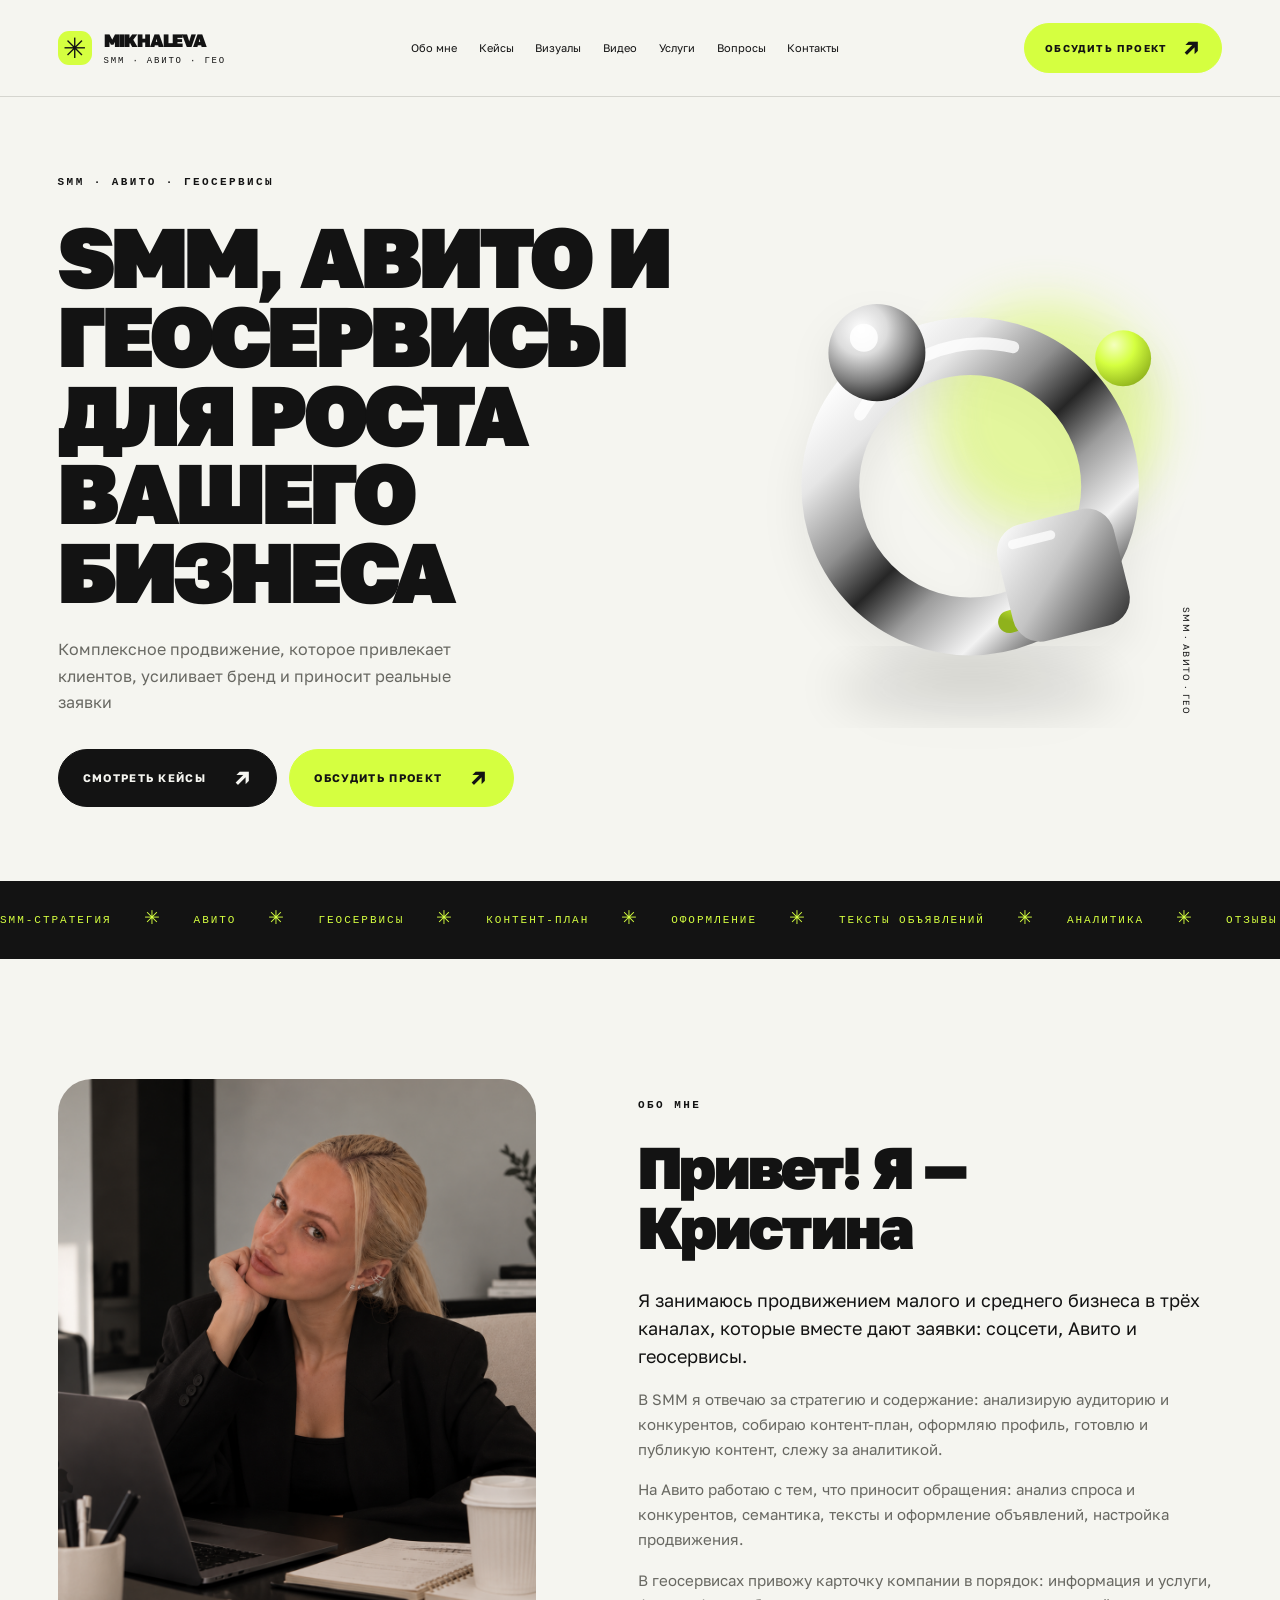
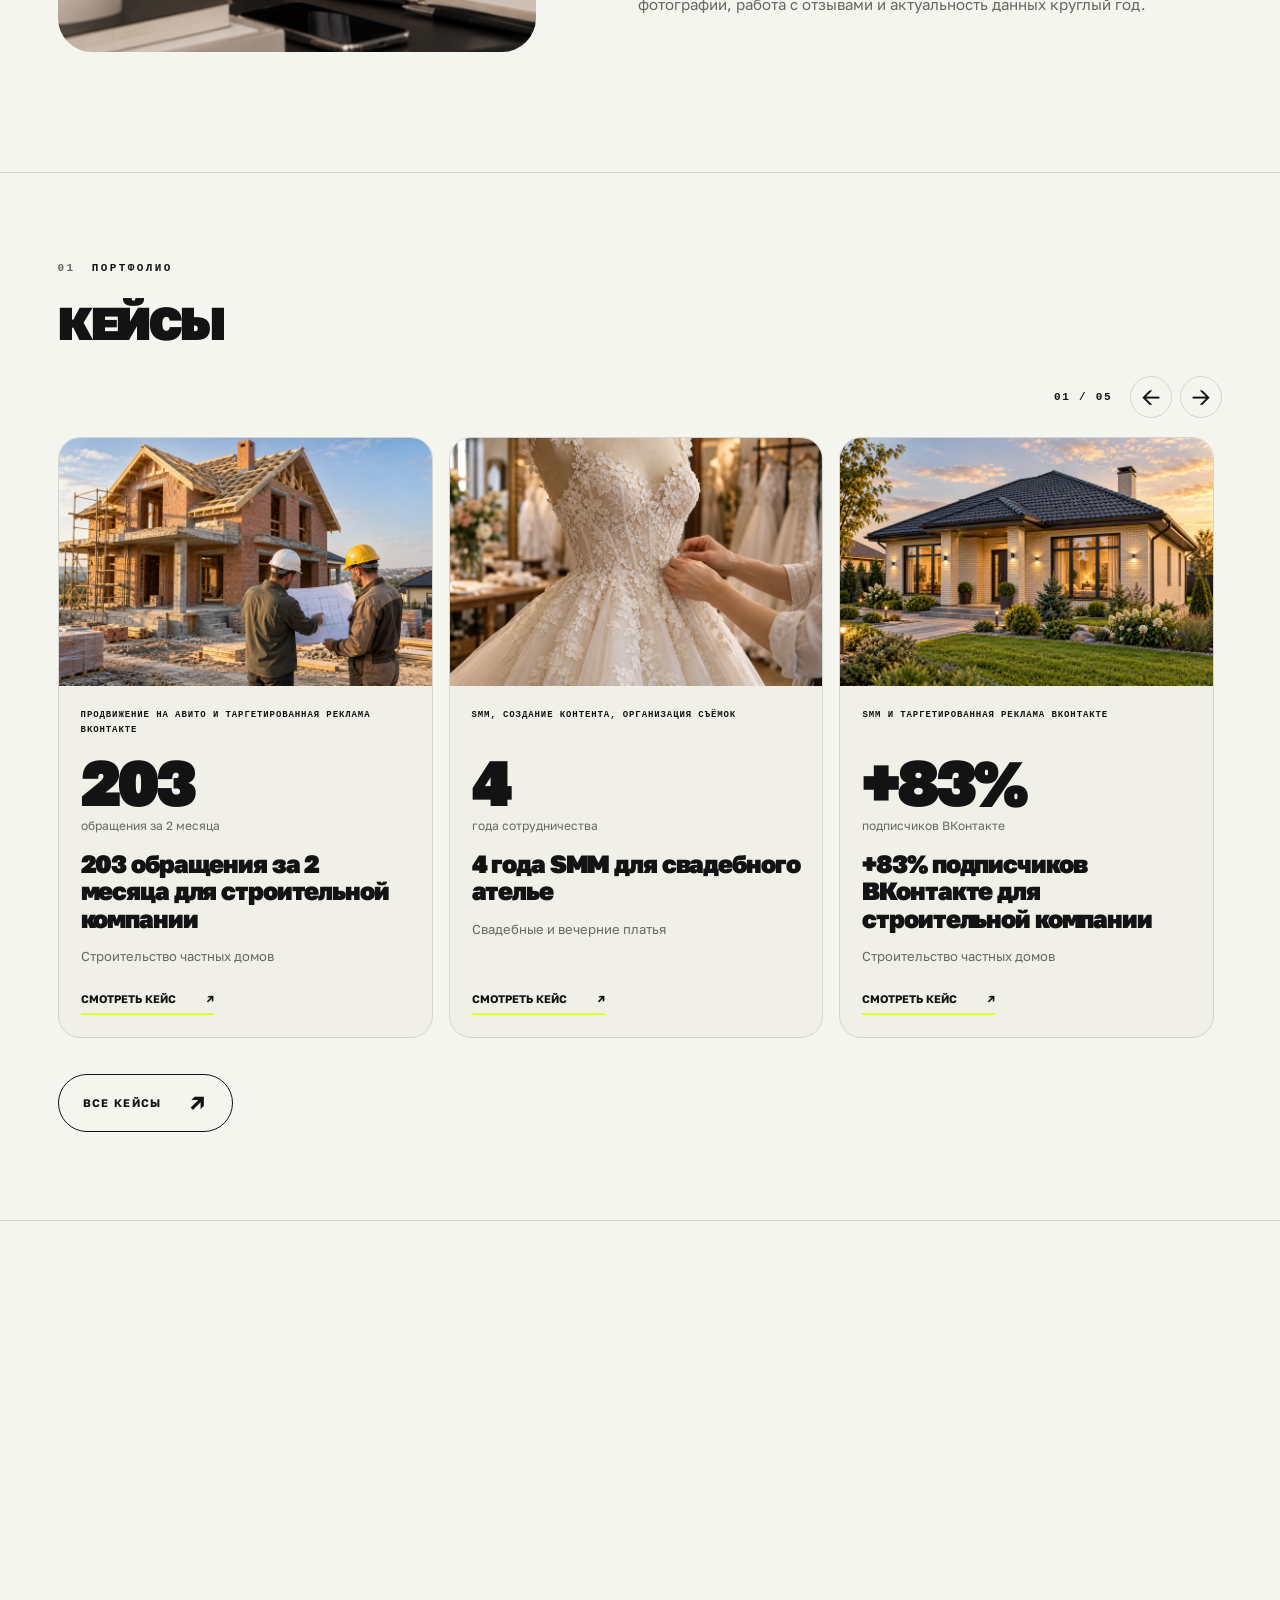
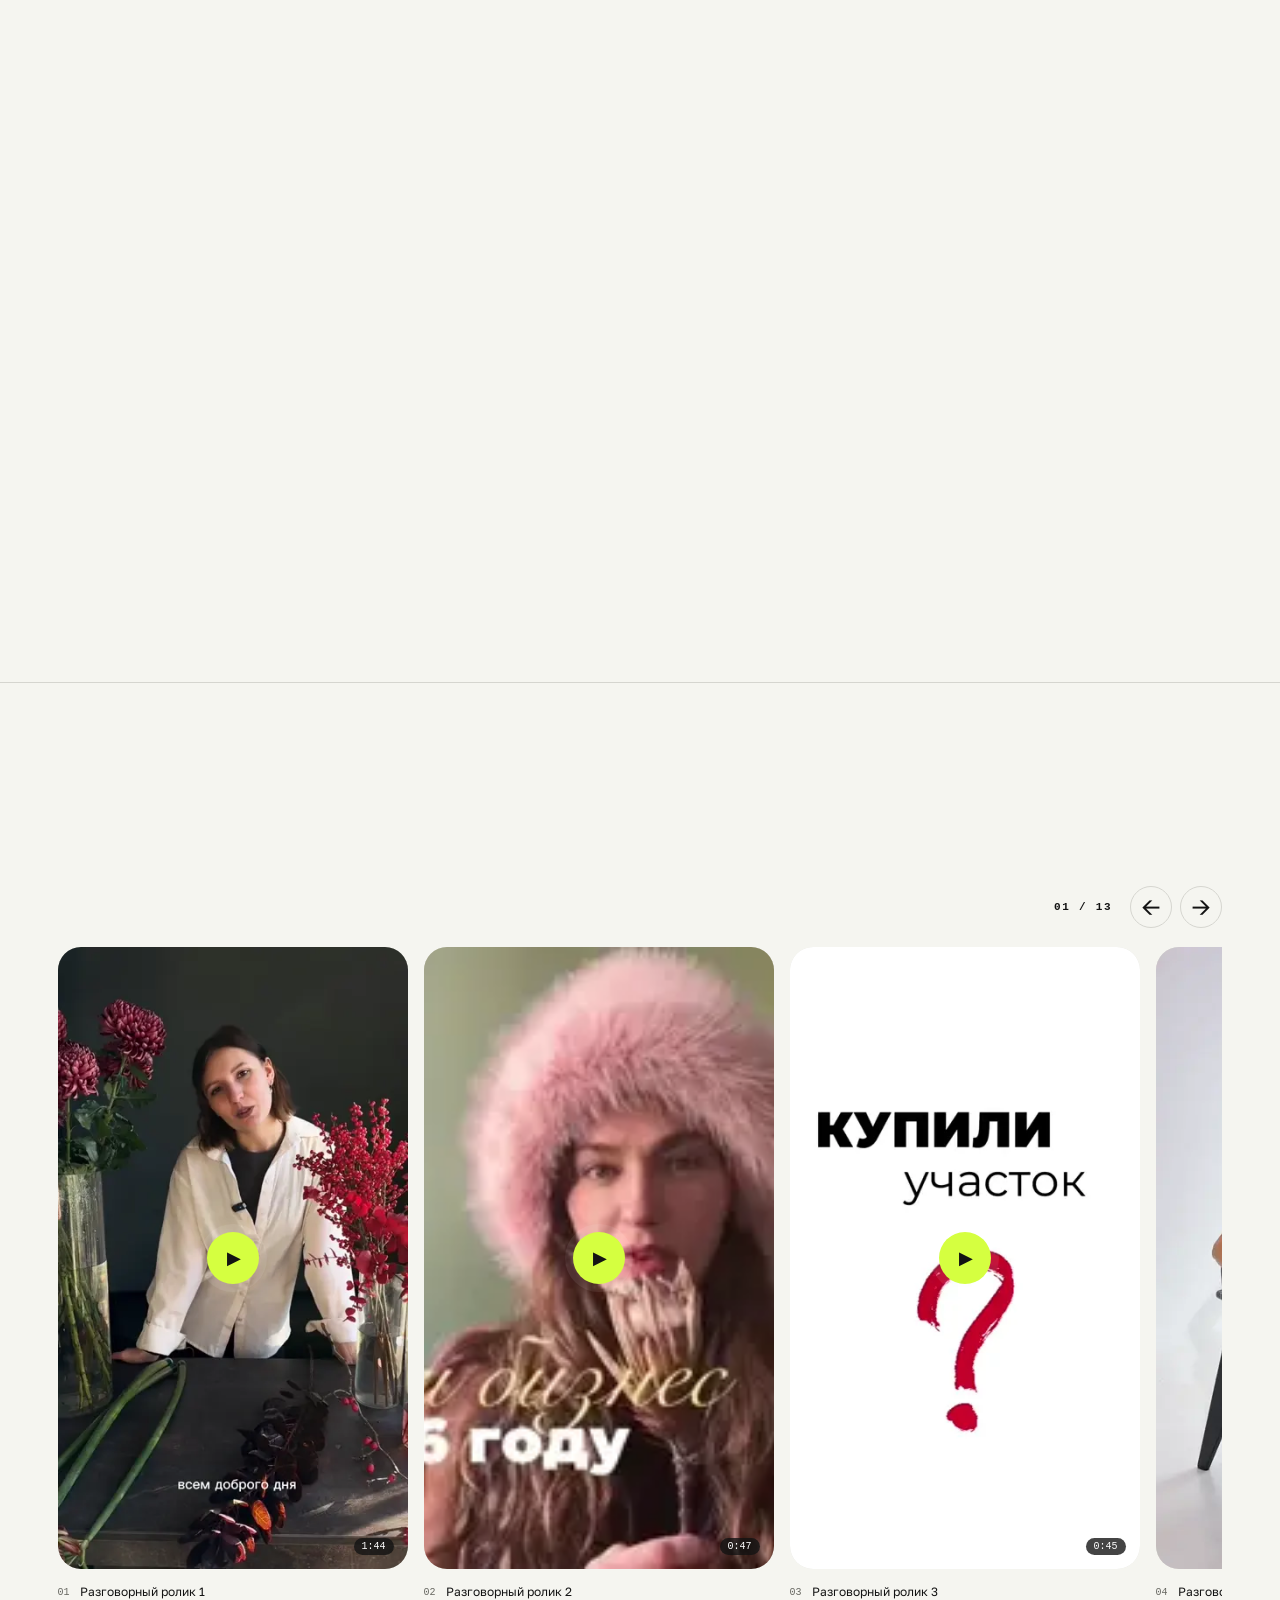
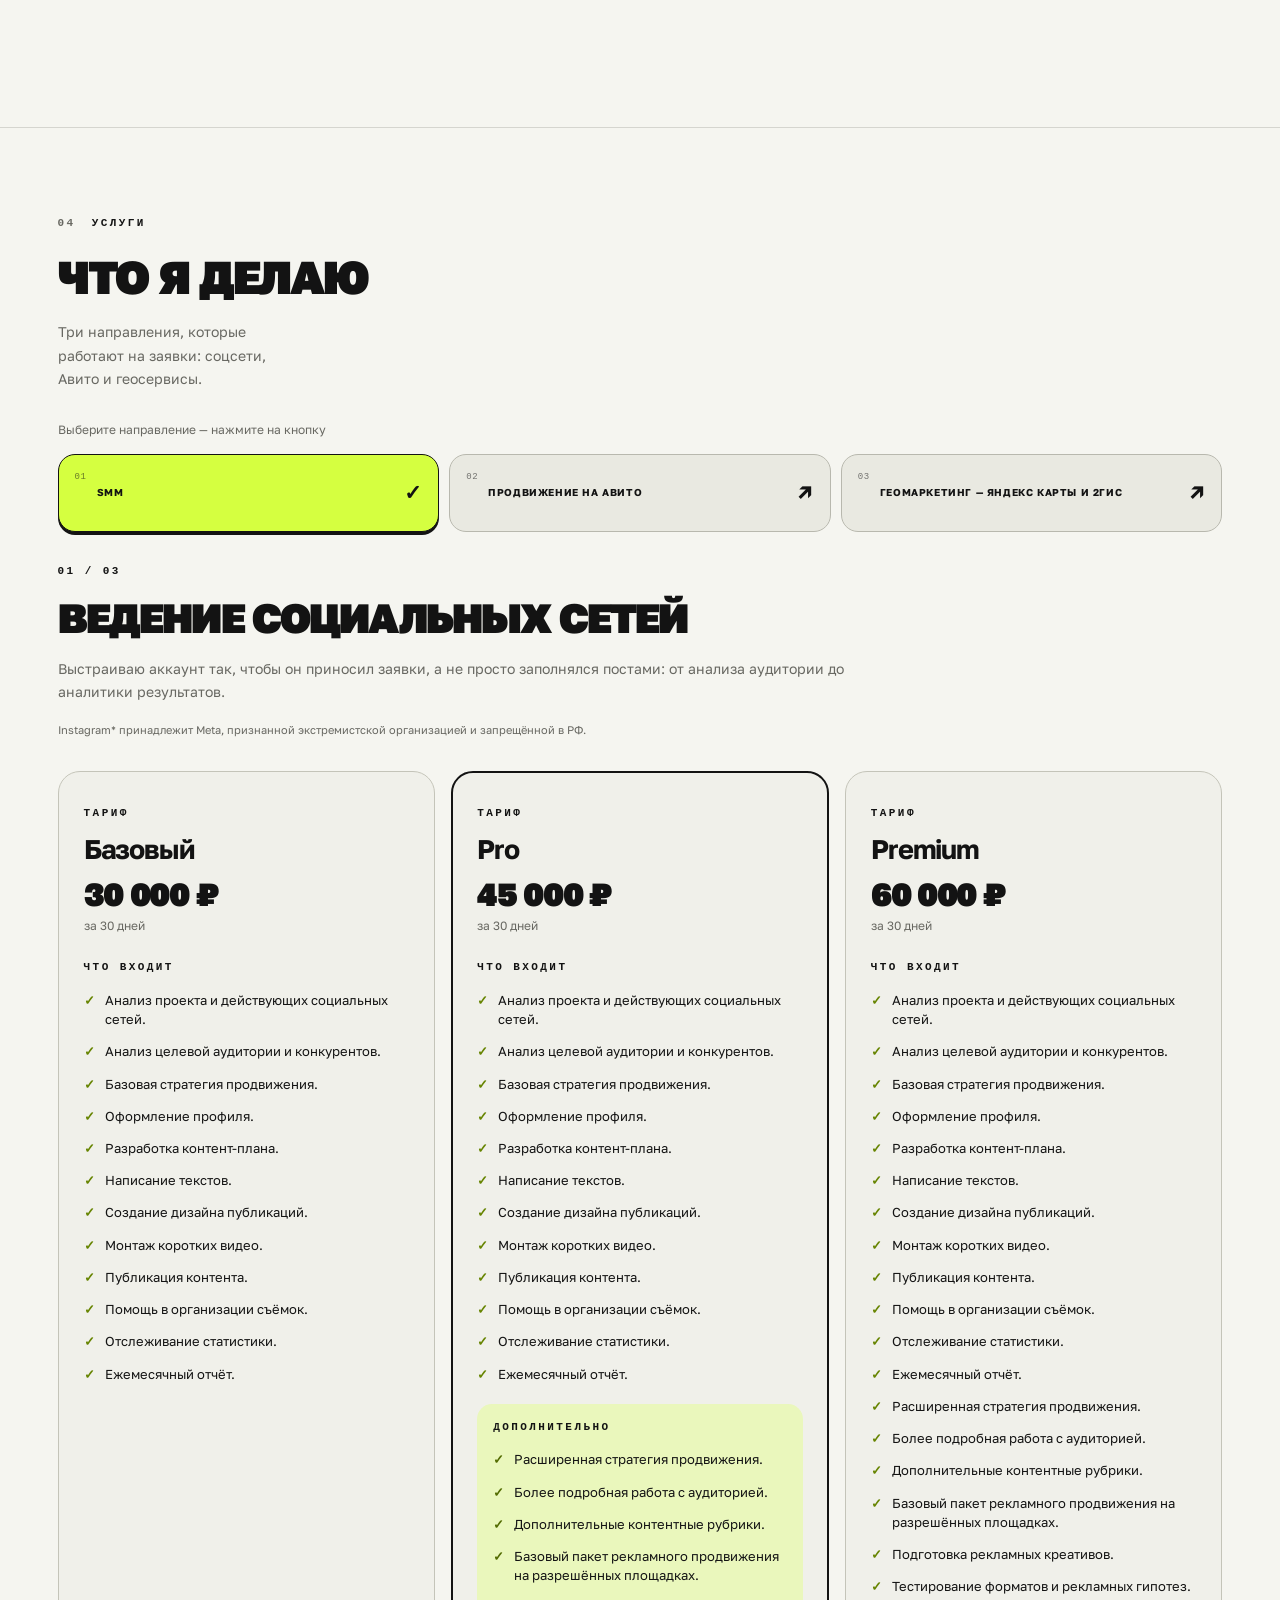
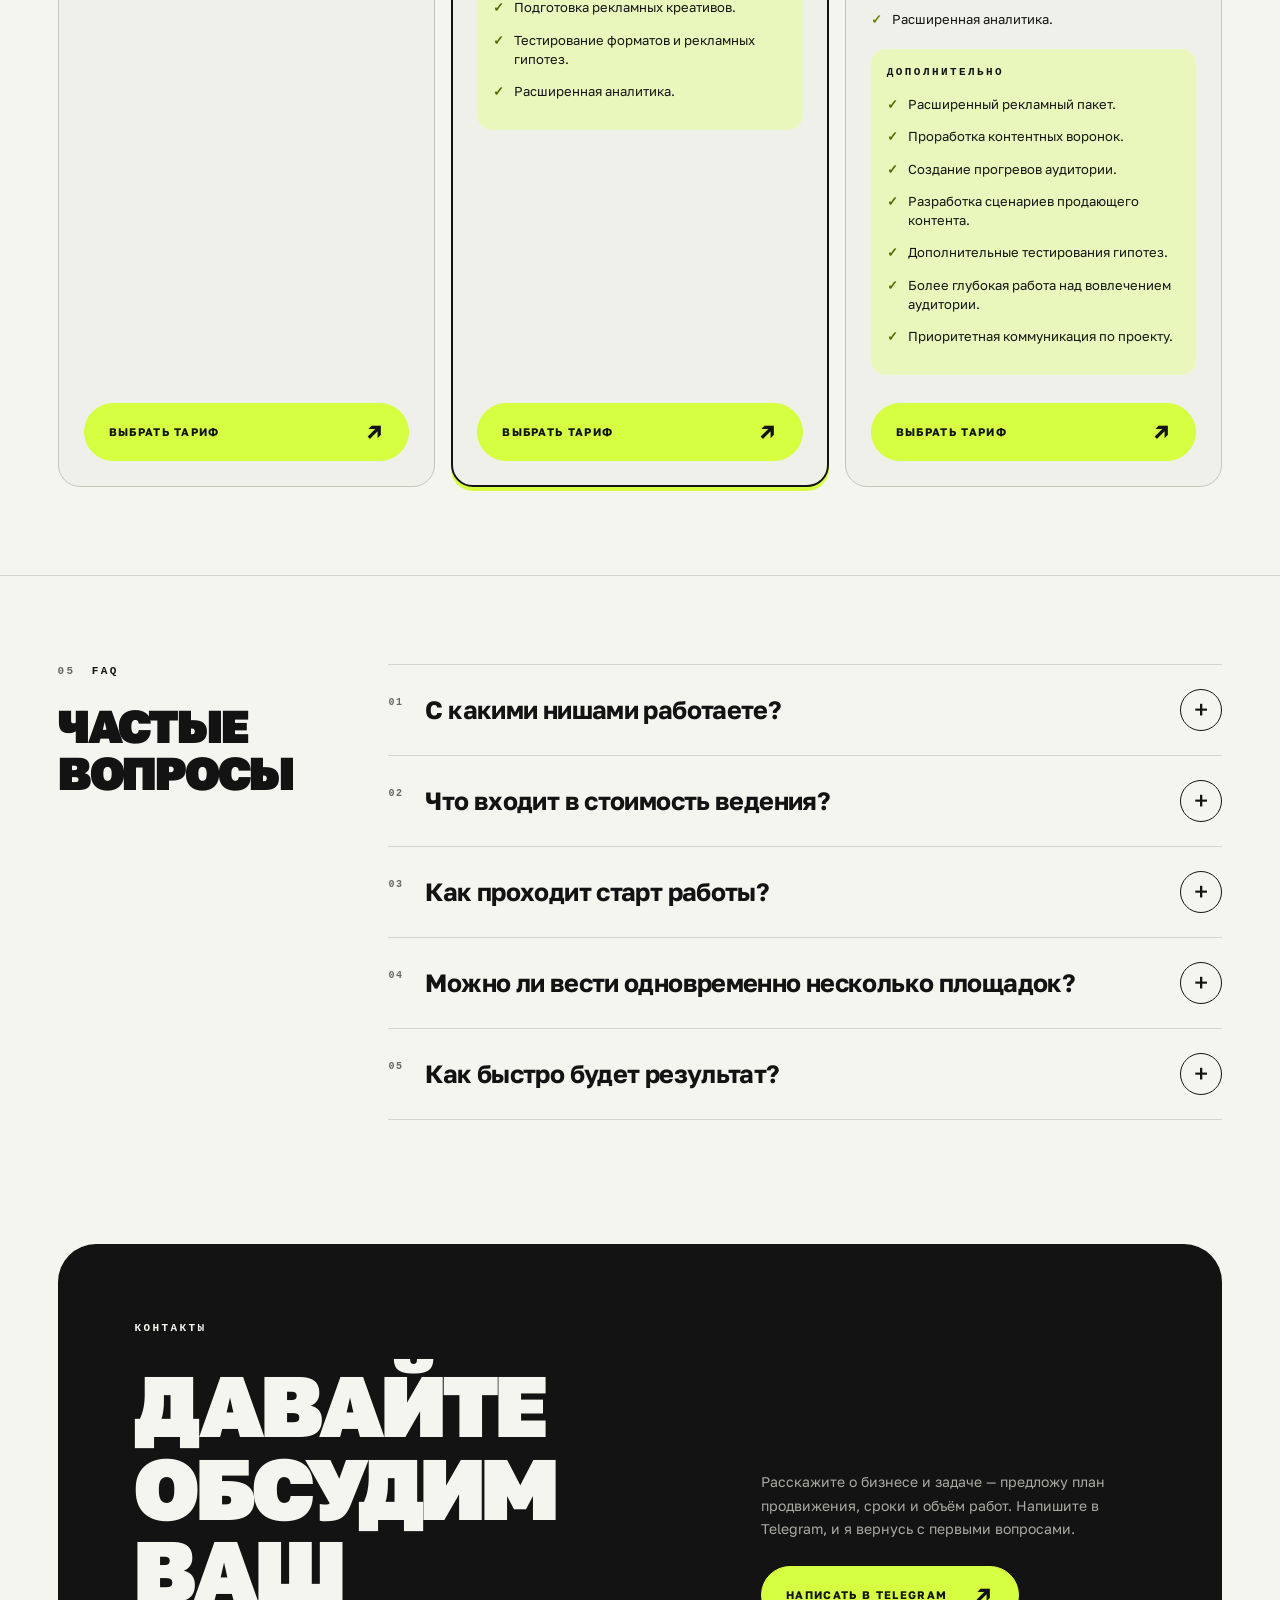
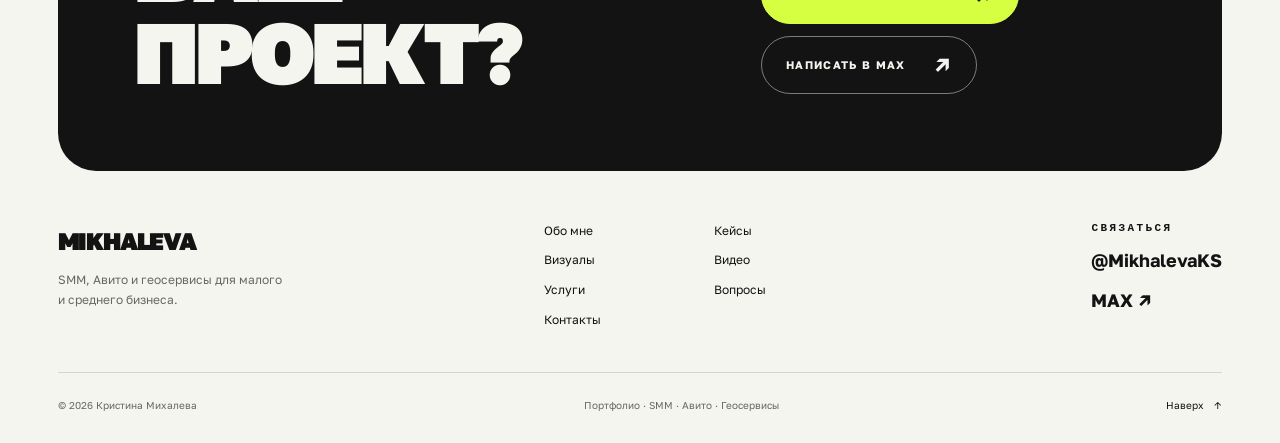
<file: public/index.html>
<!doctype html>
<html lang="ru">
<head>
  <meta charset="utf-8">
  <meta name="viewport" content="width=device-width,initial-scale=1">
  <meta name="theme-color" content="#f5f5f0">
  <meta name="description" content="Кристина Михалева — SMM, продвижение на Авито и оформление геосервисов. Портфолио, видео и услуги.">
  <title>Кристина Михалева — SMM, Авито и геосервисы</title>
  <link rel="icon" href="assets/images/favicon.svg" type="image/svg+xml">
  <link rel="preload" href="assets/fonts/golos-900.ttf" as="font" type="font/ttf" crossorigin>
  <link rel="stylesheet" href="styles.css">
  <script type="module" src="app.js"></script>
</head>
<body data-page="home">
  <a class="skip-link" href="#main">Перейти к содержимому</a>
  <div id="site-header"></div>
  <main id="main" tabindex="-1"><p class="loading" role="status">Загрузка портфолио…</p></main>
  <div id="site-footer"></div>
  <dialog id="media-dialog" aria-label="Просмотр работы"><div class="modal-frame"><button class="modal-close" aria-label="Закрыть просмотр" autofocus>×</button><div id="media-body"></div></div></dialog>
  <noscript><p class="wrap">Для интерактивного портфолио включите JavaScript. <a href="https://t.me/MikhalevaKS">Написать Кристине в Telegram</a>.</p></noscript>
</body>
</html>
</file>
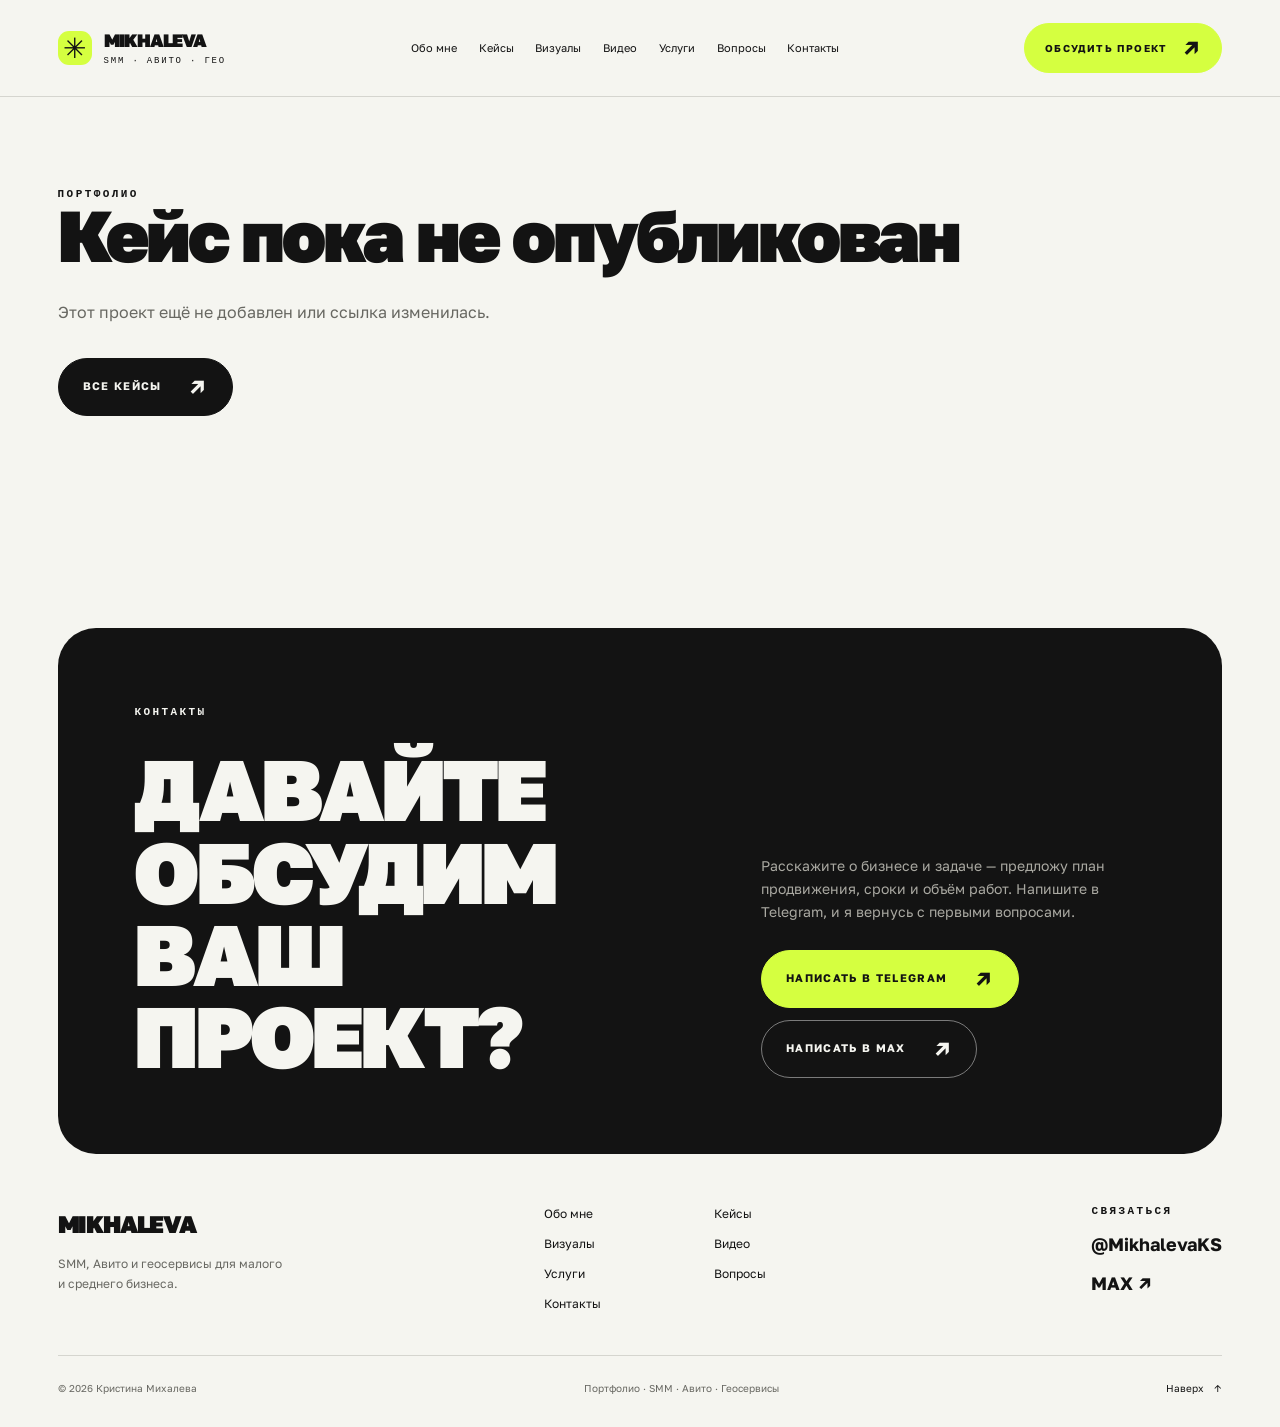
<file: public/case.html>
<!doctype html>
<html lang="ru">
<head>
  <meta charset="utf-8"><meta name="viewport" content="width=device-width,initial-scale=1">
  <meta name="theme-color" content="#f5f5f0"><meta name="description" content="Задачи, работа и результаты проекта Кристины Михалевой.">
  <title>Кейс — Кристина Михалева</title>
  <link rel="icon" href="assets/images/favicon.svg" type="image/svg+xml">
  <link rel="stylesheet" href="styles.css?v=20261030-gallery"><script type="module" src="app.js?v=20261030-gallery"></script>
</head>
<body data-page="case">
  <a class="skip-link" href="#main">Перейти к содержимому</a><div id="site-header"></div>
  <main id="main" tabindex="-1"><p class="loading" role="status">Загрузка кейса…</p></main><div id="site-footer"></div>
  <dialog id="media-dialog" aria-label="Просмотр работы"><div class="modal-frame"><button class="modal-close" aria-label="Закрыть просмотр" autofocus>×</button><div id="media-body"></div></div></dialog>
  <noscript><p class="wrap"><a href="https://t.me/MikhalevaKS">Обсудить проект в Telegram</a></p></noscript>
</body>
</html>
</file>
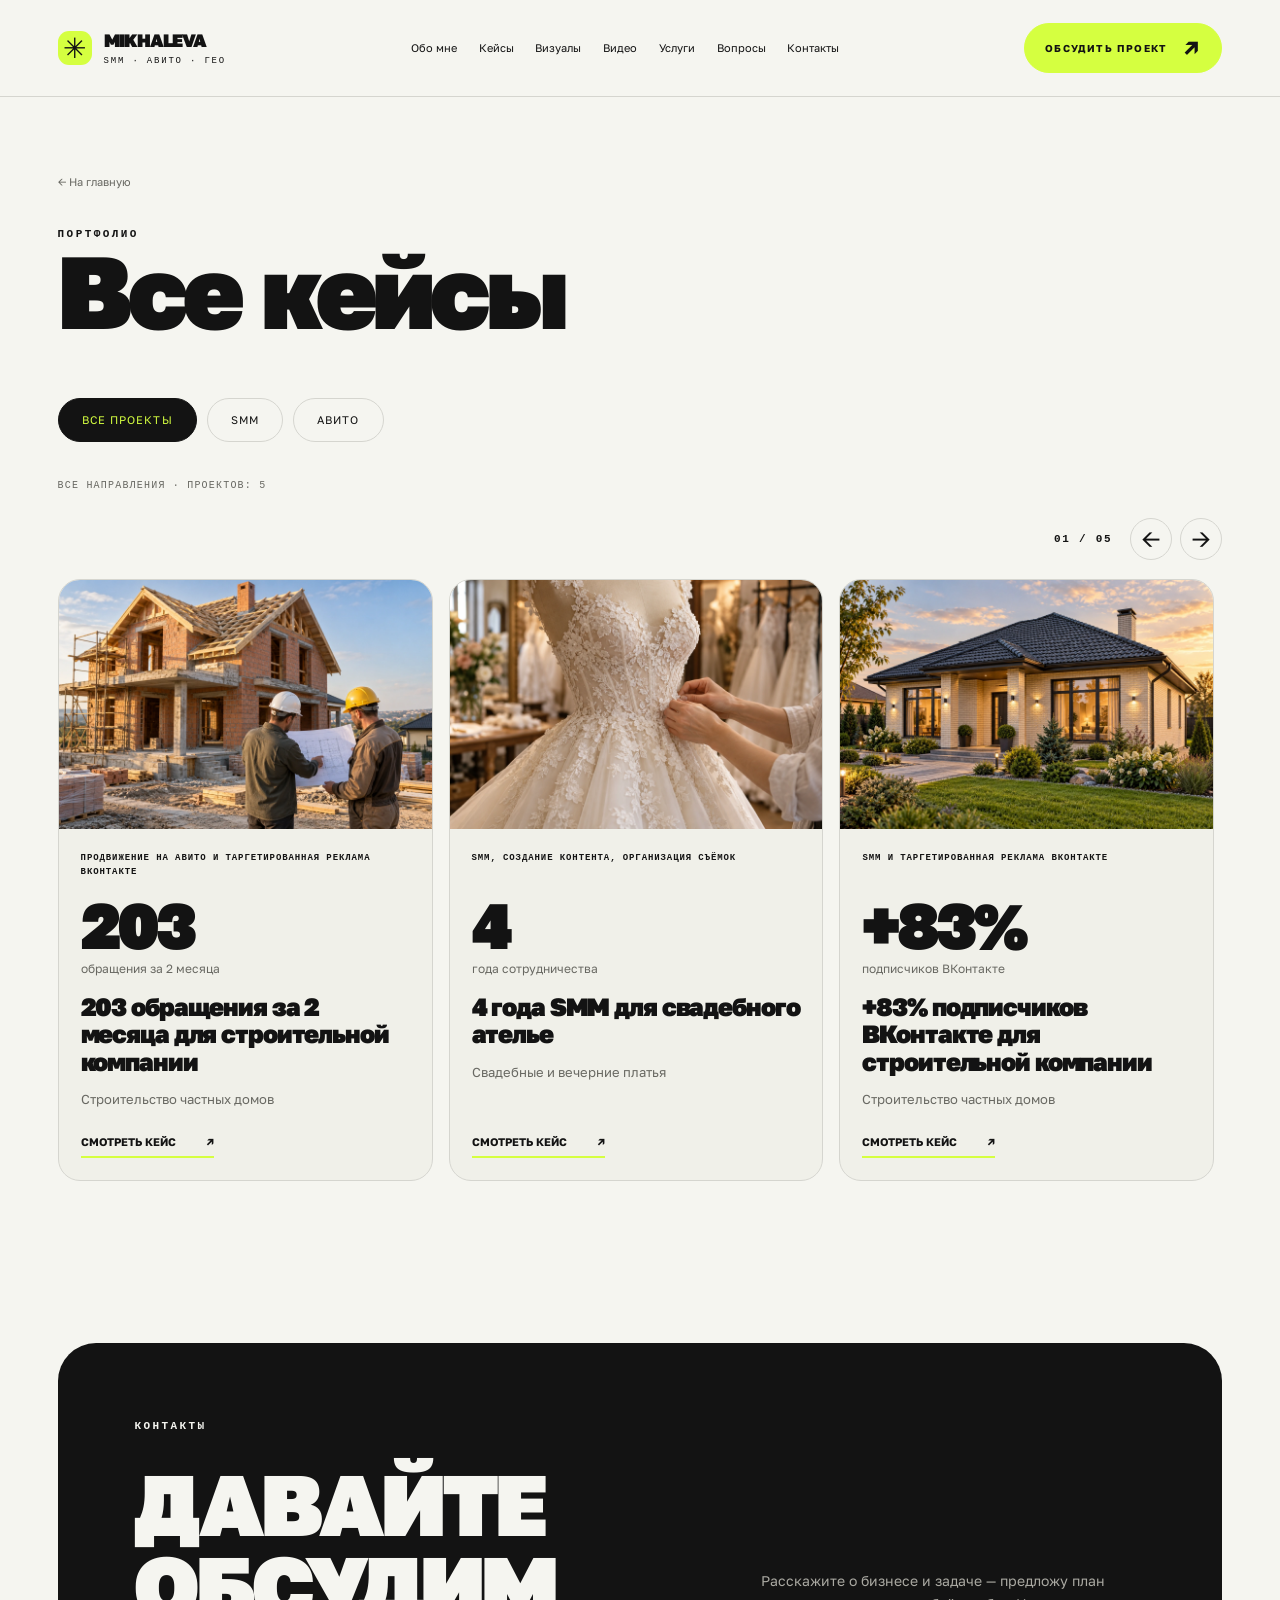
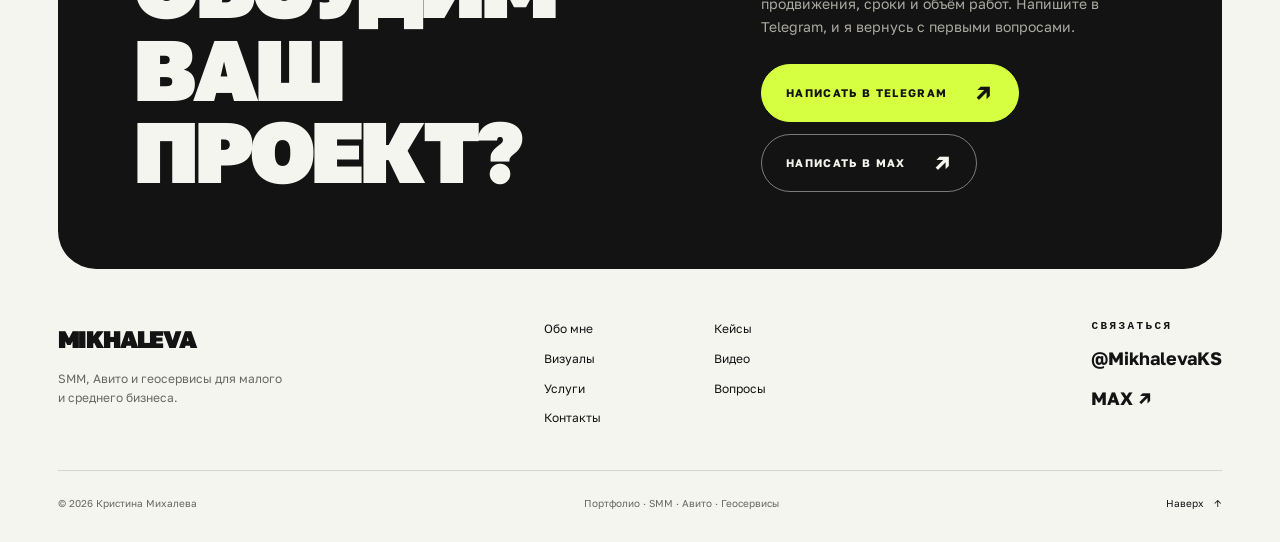
<file: public/cases.html>
<!doctype html>
<html lang="ru">
<head>
  <meta charset="utf-8"><meta name="viewport" content="width=device-width,initial-scale=1">
  <meta name="theme-color" content="#f5f5f0">
  <meta name="description" content="Каталог проектов Кристины Михалевой: SMM, Авито и геосервисы.">
  <title>Все кейсы — Кристина Михалева</title>
  <link rel="icon" href="assets/images/favicon.svg" type="image/svg+xml">
  <link rel="stylesheet" href="styles.css"><script type="module" src="app.js"></script>
</head>
<body data-page="cases">
  <a class="skip-link" href="#main">Перейти к содержимому</a><div id="site-header"></div>
  <main id="main" tabindex="-1"><p class="loading" role="status">Загрузка кейсов…</p></main><div id="site-footer"></div>
  <dialog id="media-dialog" aria-label="Просмотр работы"><div class="modal-frame"><button class="modal-close" aria-label="Закрыть просмотр" autofocus>×</button><div id="media-body"></div></div></dialog>
  <noscript><p class="wrap"><a href="https://t.me/MikhalevaKS">Обсудить проект в Telegram</a></p></noscript>
</body>
</html>
</file>
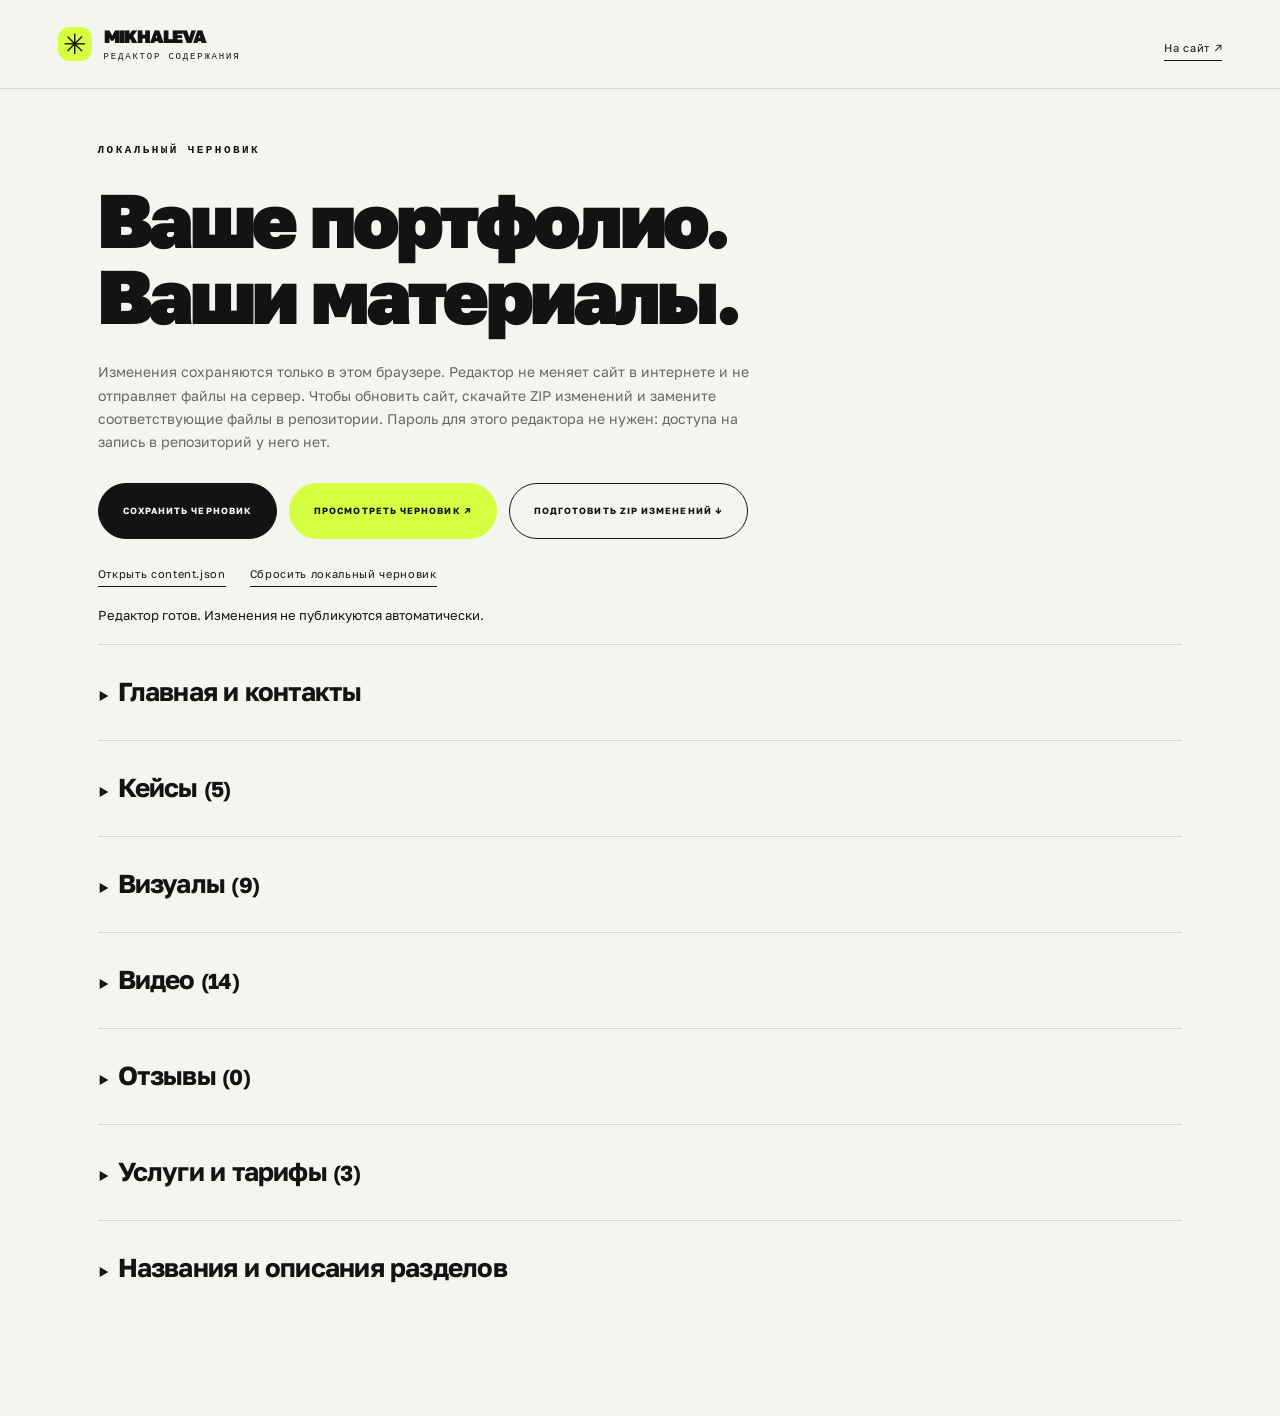
<file: public/content-editor.html>
<!doctype html><html lang="ru"><head><meta charset="utf-8"><meta name="viewport" content="width=device-width,initial-scale=1"><meta name="robots" content="noindex,nofollow"><title>Редактор содержания — Кристина</title><link rel="icon" href="assets/images/favicon.svg" type="image/svg+xml"><link rel="stylesheet" href="styles.css"><link rel="stylesheet" href="editor.css"><script type="module" src="editor.js"></script></head><body class="editor-body"><header class="editor-header wrap"><a class="brand" href="index.html"><span class="brand-mark">✳</span><span class="brand-name">Mikhaleva<small>Редактор содержания</small></span></a><a class="text-button" href="index.html">На сайт ↗</a></header><main class="wrap editor-main"><div class="eyebrow">Локальный черновик</div><h1>Ваше портфолио.<br>Ваши материалы.</h1><p class="editor-note">Изменения сохраняются только в этом браузере. Редактор не меняет сайт в интернете и не отправляет файлы на сервер. Чтобы обновить сайт, скачайте ZIP изменений и замените соответствующие файлы в репозитории. Пароль для этого редактора не нужен: доступа на запись в репозиторий у него нет.</p><div class="editor-toolbar"><button class="button dark" id="save-draft">Сохранить черновик</button><button class="button lime" id="preview-draft">Просмотреть черновик ↗</button><button class="button" id="export-content">Подготовить ZIP изменений ↓</button></div><div class="editor-tools"><label class="text-button">Открыть content.json <input type="file" id="import-content" accept=".json,application/json" hidden></label><button class="text-button" id="reset-draft">Сбросить локальный черновик</button></div><p id="editor-status" role="status" aria-live="polite"></p><div id="editor-fields"><p>Загрузка редактора…</p></div></main><dialog id="reset-confirm" aria-label="Сбросить черновик"><div class="editor-confirm"><h2>Сбросить черновик?</h2><p>Локальные изменения и добавленные файлы в этом браузере будут удалены. Сайт и файлы в репозитории сохранятся.</p><div class="button-row"><button class="button" id="cancel-reset">Отмена</button><button class="button dark" id="confirm-reset">Сбросить</button></div></div></dialog></body></html>
</file>
<file: public/styles.css>
@font-face{font-family:Golos;src:url('assets/fonts/golos-400.ttf') format('truetype');font-weight:400;font-display:swap}
@font-face{font-family:Golos;src:url('assets/fonts/golos-700.ttf') format('truetype');font-weight:700;font-display:swap}
@font-face{font-family:Golos;src:url('assets/fonts/golos-900.ttf') format('truetype');font-weight:900;font-display:swap}
:root{--paper:#f5f5f0;--ink:#131313;--lime:#d5ff40;--line:#d5d5cf;--muted:#686862;--radius:30px;--gutter:clamp(20px,4.5vw,72px)}
*{box-sizing:border-box}html{scroll-behavior:smooth;scroll-padding-top:115px}body{margin:0;background:var(--paper);color:var(--ink);font-family:Golos,Arial,sans-serif;font-size:16px;line-height:1.65;-webkit-font-smoothing:antialiased}button,input,textarea,select{font:inherit}button,a{-webkit-tap-highlight-color:transparent}button{cursor:pointer}a{color:inherit;text-decoration:none}button{color:inherit}img,video,svg{display:block;max-width:100%}img{height:auto}h1,h2,h3,p{margin:0}h1,h2,h3{line-height:1.02;font-weight:900;letter-spacing:-.045em}h1{font-size:clamp(46px,6.6vw,94px);line-height:.93;text-wrap:balance}h2{font-size:clamp(36px,4.6vw,64px)}h3{font-size:clamp(25px,3vw,40px)}p{color:var(--muted)}button:focus-visible,a:focus-visible,input:focus-visible,textarea:focus-visible,select:focus-visible,summary:focus-visible{outline:3px solid #687d00;outline-offset:5px}button:disabled{cursor:default;opacity:.35}::selection{background:var(--lime);color:var(--ink)}.wrap{width:min(100%,1512px);margin-inline:auto;padding-inline:var(--gutter)}.eyebrow{font-family:ui-monospace,monospace;font-size:11px;line-height:1.4;letter-spacing:.22em;text-transform:uppercase;font-weight:700}.eyebrow .num{display:inline-block;margin-right:16px;color:var(--muted)}.arrow{font-size:22px;line-height:1;display:inline-block;transition:transform .25s}.button{display:inline-flex;align-items:center;justify-content:space-between;gap:28px;min-height:56px;padding:17px 24px;border:1px solid var(--ink);border-radius:99px;font-size:11px;line-height:1.5;font-weight:700;letter-spacing:.12em;text-transform:uppercase;background:transparent;transition:background .25s,color .25s,transform .25s;white-space:normal}.button:hover{background:var(--ink);color:var(--paper);transform:translateY(-2px)}.button:hover .arrow{transform:translate(3px,-3px)}.button.lime{background:var(--lime);border-color:var(--lime)}.button.lime:hover{background:var(--ink);border-color:var(--ink);color:var(--lime)}.button.dark{background:var(--ink);color:var(--paper)}.button.dark:hover{background:var(--lime);color:var(--ink);border-color:var(--lime)}.button-row{display:flex;flex-wrap:wrap;gap:12px}.skip-link{position:fixed;left:20px;top:-80px;background:var(--lime);padding:10px 20px;z-index:200}.skip-link:focus{top:12px}.loading{padding:100px var(--gutter)}
.site-header{position:sticky;top:0;z-index:40;background:color-mix(in srgb,var(--paper) 95%,transparent);backdrop-filter:blur(12px);border-bottom:1px solid var(--line)}.header-inner{display:flex;align-items:center;justify-content:space-between;gap:20px;min-height:96px}.brand{display:flex;align-items:center;gap:12px;flex-shrink:0}.brand-mark{width:34px;height:34px;border-radius:11px;background:var(--lime);display:grid;place-items:center;font-size:28px;line-height:1}.brand-name{font-size:18px;font-weight:900;letter-spacing:-.05em;line-height:1.15;text-transform:uppercase}.brand small{display:block;letter-spacing:.2em;font-family:monospace;font-size:9px;font-weight:400;margin-top:5px}.desktop-nav{display:flex;align-items:center;gap:clamp(12px,1.7vw,26px);font-size:11px}.desktop-nav a{position:relative}.desktop-nav a:after{content:'';position:absolute;left:0;right:0;bottom:-5px;height:2px;background:var(--ink);transform:scaleX(0);transform-origin:left;transition:transform .2s}.desktop-nav a:hover:after{transform:scaleX(1)}.header-actions{display:flex;gap:12px;align-items:center}.header-actions .button{min-height:44px;padding:13px 20px;font-size:10px;gap:16px}.menu-toggle{display:none;width:44px;height:44px;border-radius:50%;border:1px solid var(--line);background:transparent;position:relative}.menu-toggle span{position:absolute;width:16px;height:1px;left:13px;top:18px;background:var(--ink);transition:transform .2s}.menu-toggle span+span{top:24px}.menu-toggle[aria-expanded=true] span{top:21px;transform:rotate(45deg)}.menu-toggle[aria-expanded=true] span+span{transform:rotate(-45deg)}.mobile-nav{display:none;background:var(--paper);border-top:1px solid var(--line);padding:20px var(--gutter) 28px}.mobile-nav:not([hidden]){display:grid;gap:0}.mobile-nav a{font-size:22px;font-weight:700;padding:12px 0;border-bottom:1px solid var(--line)}[hidden]{display:none!important}
.hero{padding-top:78px;padding-bottom:74px;display:grid;grid-template-columns:minmax(0,1.35fr) minmax(0,1fr);gap:24px;align-items:center;min-height:680px}.hero-copy{position:relative;z-index:1}.hero h1{margin:27px 0 26px;max-width:13ch}.hero p{font-size:16px;max-width:40ch;line-height:1.65}.hero .button-row{margin-top:34px}.hero-art{position:relative;align-self:center;min-width:0}.hero-art img{width:100%;animation:float 7s ease-in-out infinite;filter:drop-shadow(0 20px 20px #11111112)}.hero-art .object-label{position:absolute;right:6%;bottom:4%;font-size:9px;letter-spacing:.15em;text-transform:uppercase;writing-mode:vertical-rl}.ticker{background:var(--ink);color:var(--lime);overflow:hidden;padding:23px 0}.ticker-track{width:max-content;display:flex;animation:marquee 42s linear infinite;gap:32px}.ticker-group{display:flex;gap:32px;align-items:center;white-space:nowrap;font-family:monospace;font-size:11px;letter-spacing:.18em;text-transform:uppercase}.ticker-group span:after{content:'✳';padding-left:32px;font-size:19px;vertical-align:middle}.ticker:hover .ticker-track{animation-play-state:paused}
.about{padding-block:120px;display:grid;grid-template-columns:minmax(0,.9fr) minmax(0,1.1fr);gap:clamp(36px,8vw,128px);align-items:center}.portrait{position:relative;overflow:hidden;border-radius:34px;aspect-ratio:4/4.8;background:#e3e3dd}.portrait>img{width:100%;height:100%;object-fit:cover}.portrait-label{position:absolute;bottom:22px;left:22px;right:22px;background:var(--paper);padding:14px;border-radius:50px;text-align:center;font-size:10px;letter-spacing:.15em;text-transform:uppercase}.about h2{margin:24px 0 30px;max-width:14ch}.about p{margin-bottom:16px;font-size:15px}.about p:first-of-type{color:var(--ink);font-size:18px;line-height:1.55}.about-bottom{margin-top:28px;padding-top:28px;border-top:1px solid var(--line);display:flex;gap:24px;align-items:center;justify-content:space-between}.stat{display:flex;gap:10px;align-items:baseline}.stat strong{font-size:50px;line-height:1;font-weight:900;letter-spacing:-.06em}.stat small{font-size:12px;color:var(--muted)}
.section{padding-block:88px;border-top:1px solid var(--line)}.section-grid{display:grid;grid-template-columns:minmax(0,.32fr) minmax(0,1fr);gap:clamp(32px,5vw,80px)}.section-intro{min-width:0}.section-intro h2{margin:22px 0 20px;text-transform:uppercase;font-size:clamp(34px,3.6vw,50px);overflow-wrap:normal}.section-intro p{font-size:14px;max-width:27ch}.section-content{min-width:0}.empty-case{background:var(--ink);color:var(--paper);border-radius:var(--radius);padding:clamp(28px,5vw,64px);position:relative;overflow:hidden}.empty-case:after{content:'✳';position:absolute;right:15px;top:-36px;color:var(--lime);opacity:.12;font-size:260px;line-height:1;pointer-events:none}.empty-case h3{max-width:18ch;margin:28px 0 22px;text-transform:uppercase}.empty-case p{color:#aaa9a2;max-width:54ch;font-size:15px}.empty-case .button-row{margin-top:34px}.empty-case .button:not(.lime){color:var(--paper);border-color:#61615b}.empty-case .button:not(.lime):hover{background:var(--paper);color:var(--ink)}.case-list{display:grid;gap:24px}.case-card{display:grid;grid-template-columns:1fr 1fr;gap:24px;padding-block:24px;border-bottom:1px solid var(--line);align-items:center}.case-card-image{aspect-ratio:1.15;overflow:hidden;border-radius:22px;background:#e6e6df}.case-card-image img{width:100%;height:100%;object-fit:cover;transition:transform .5s}.case-card:hover img{transform:scale(1.04)}.case-card h3{font-size:32px;margin:18px 0}.case-card p{font-size:14px}.case-card .case-arrow{display:inline-grid;place-items:center;margin-top:20px;width:46px;height:46px;background:var(--lime);border-radius:50%;font-size:26px;transition:transform .3s}.case-card:hover .case-arrow{transform:rotate(45deg)}.case-list+.button{margin-top:28px}
.gallery-section .section-content{overflow:hidden}.marquee-row{overflow:hidden;position:relative;margin-bottom:16px}.gallery-track{display:flex;width:max-content;gap:16px;animation:marquee 40s linear infinite}.marquee-row.reverse .gallery-track{animation-direction:reverse;animation-duration:47s}.gallery-set{display:flex;gap:16px}.marquee-row:hover .gallery-track,.marquee-row:focus-within .gallery-track,.gallery-paused .gallery-track{animation-play-state:paused}.visual-card{position:relative;flex-shrink:0;width:clamp(160px,18vw,250px);aspect-ratio:4/5;border:0;padding:0;background:#e7e7e1;border-radius:20px;overflow:hidden}.visual-card img{width:100%;height:100%;object-fit:cover;transition:transform .4s}.visual-card:hover img{transform:scale(1.035)}.placeholder-badge{position:absolute;bottom:13px;left:13px;right:13px;padding:8px;border-radius:99px;background:var(--paper);font-size:8px;font-weight:700;letter-spacing:.1em;text-transform:uppercase;text-align:center}.gallery-note{font-size:12px;max-width:75ch;margin-top:22px}.text-button{border:0;border-bottom:1px solid currentColor;padding:0 0 3px;background:none;font-size:11px;margin-top:12px;letter-spacing:.06em}
.video-category+.video-category{margin-top:44px}.video-category-header{display:flex;justify-content:space-between;align-items:center;border-bottom:1px solid var(--line);padding-bottom:16px;margin-bottom:22px}.video-category-header h3{font-family:monospace;font-size:11px;letter-spacing:.19em;font-weight:700;text-transform:uppercase}.video-category-header span{font-family:monospace;font-size:10px;color:var(--muted)}.video-grid{display:grid;grid-template-columns:repeat(3,minmax(0,1fr));gap:24px 16px}.video-card{text-align:left;border:0;background:transparent;padding:0;min-width:0}.video-thumb{position:relative;overflow:hidden;border-radius:23px;aspect-ratio:9/16;background:#deded6}.video-thumb>img{width:100%;height:100%;object-fit:cover;transition:transform .45s}.video-card:hover .video-thumb>img{transform:scale(1.045)}.video-play{position:absolute;left:50%;top:50%;transform:translate(-50%,-50%);width:52px;height:52px;display:grid;place-items:center;border-radius:50%;background:var(--lime);color:var(--ink);padding-left:3px;font-size:18px;box-shadow:0 0 0 8px #ffffff15;transition:box-shadow .3s}.video-card:hover .video-play{box-shadow:0 0 0 14px #ffffff25}.video-duration{position:absolute;bottom:14px;right:14px;padding:3px 8px;border-radius:99px;background:#131313c9;color:white;font:10px monospace}.video-caption{display:flex;gap:10px;margin-top:14px;font-size:12px;line-height:1.5}.video-caption .num{font-family:monospace;color:var(--muted);font-size:10px;padding-top:2px}.video-placeholder{aspect-ratio:9/16;display:grid;place-items:center;background:#e8e8e1;border:1px dashed #b9b9af;border-radius:23px;color:var(--muted);text-align:center;padding:24px;font-family:monospace;font-size:11px}
.tabs{display:flex;border-bottom:1px solid var(--line);gap:24px;overflow:auto;scrollbar-width:thin;margin-bottom:34px}.tab{border:0;background:none;position:relative;flex:0 0 auto;padding:0 0 18px;text-transform:uppercase;font-size:10px;font-weight:700;letter-spacing:.1em}.tab[aria-selected=true]:after{content:'';position:absolute;bottom:0;left:0;right:0;height:4px;background:var(--lime)}.tab[aria-selected=true]{color:var(--ink)}.tab[aria-selected=false]{color:var(--muted)}.service-panel{display:grid;grid-template-columns:1fr 1fr;gap:40px;animation:panelIn .35s ease both}.service-panel h3{font-size:clamp(28px,3vw,40px);text-transform:uppercase;margin:22px 0}.service-panel p{font-size:14px}.service-panel .price{margin-top:30px;padding-top:24px;border-top:1px solid var(--line)}.price .eyebrow{font-size:9px;color:var(--muted)}.price p{color:var(--ink);margin:10px 0 22px;font-size:17px;line-height:1.45}.service-list{list-style:none;margin:0;padding:0}.service-list li{padding:17px 0;border-bottom:1px solid var(--line);display:flex;gap:20px;font-size:14px;line-height:1.5}.service-list .num{color:var(--muted);font-family:monospace;font-size:10px;min-width:17px;padding-top:4px}.service-list-heading{padding:0 0 17px;border-bottom:1px solid var(--ink)}
.reviews-toolbar{display:flex;gap:10px;justify-content:flex-end;margin-bottom:20px}.round-button{width:44px;height:44px;display:inline-grid;place-items:center;border:1px solid var(--line);border-radius:50%;background:transparent;font-size:24px;line-height:1;transition:background .25s}.round-button:not(:disabled):hover{background:var(--lime);border-color:var(--lime)}.reviews-viewport{overflow:hidden}.reviews-track{display:flex;gap:24px;transition:transform .45s ease}.review-card{flex:0 0 100%;border:1px solid var(--line);padding:clamp(24px,4vw,50px);border-radius:24px}.review-quote{font-size:72px;color:var(--lime);line-height:1}.review-card blockquote{margin:18px 0 26px;font-size:clamp(19px,2.3vw,28px);line-height:1.5;letter-spacing:-.02em}.review-card cite{font-style:normal;font-size:13px;font-weight:700}.review-card p{font-size:12px}.empty-review{padding:clamp(28px,4vw,52px);border:1px solid var(--line);border-radius:24px}.empty-review .asterisk{display:inline-block;color:#92928a;font-size:48px;line-height:1}.empty-review h3{margin:22px 0;font-size:30px;text-transform:uppercase;max-width:20ch}.empty-review p{font-size:14px;max-width:55ch}.review-status{font-family:monospace;font-size:11px;color:var(--muted);align-self:center;margin-right:auto}
.contact-wrap{padding-top:36px;padding-bottom:0}.contact{background:var(--ink);border-radius:38px;color:var(--paper);padding:clamp(32px,6vw,85px);display:grid;grid-template-columns:1.5fr 1fr;gap:50px;align-items:end;position:relative;overflow:hidden}.contact h2{font-size:clamp(40px,6.7vw,92px);max-width:13ch;text-transform:uppercase;line-height:.96;margin-top:28px}.contact h2::selection{color:var(--ink)}.contact p{color:#aaa9a2;font-size:14px;max-width:39ch}.contact .button{margin-top:28px}.contact .button.lime:hover{background:var(--paper);color:var(--ink);border-color:var(--paper)}.contact-handle{display:block;margin-top:24px;font-size:18px;font-weight:700;letter-spacing:-.02em}.contact-note{display:block;font:8px monospace;letter-spacing:.15em;margin-top:9px;color:#85857b;text-transform:uppercase}.footer{padding-top:50px;padding-bottom:30px}.footer-top{display:grid;grid-template-columns:1.4fr 1fr 1fr;gap:40px}.footer-brand{font-size:24px;font-weight:900;text-transform:uppercase;letter-spacing:-.05em}.footer p{font-size:12px;margin-top:10px;max-width:32ch}.footer nav{display:grid;grid-template-columns:1fr 1fr;gap:10px 20px;font-size:12px;align-content:start}.footer nav a:hover{text-decoration:underline;text-underline-offset:4px}.footer-contact{justify-self:end}.footer-contact>a{font-size:18px;font-weight:700;display:block;margin-top:10px}.footer-bottom{margin-top:42px;padding-top:24px;border-top:1px solid var(--line);display:flex;justify-content:space-between;font-size:10px;color:var(--muted);gap:20px}.top-link{display:inline-flex;gap:10px;color:var(--ink)}
/* Native top-layer dialog is outside every animated section. It stays in the viewport. */
body:has(dialog[open]){overflow:hidden}dialog{position:fixed;inset:0;border:0;background:transparent;color:var(--paper);padding:16px;margin:auto;width:min(100% - 24px,1100px);max-width:1100px;max-height:calc(100dvh - 24px);overflow:visible}dialog::backdrop{background:#090909e8;backdrop-filter:blur(8px)}.modal-frame{position:relative;width:fit-content;max-width:100%;margin:auto;padding:0}.modal-close{position:absolute;top:12px;right:12px;z-index:2;width:42px;height:42px;border:1px solid #ffffff45;border-radius:50%;background:#131313e6;color:#fff;font-size:28px;line-height:1}.modal-close:hover{color:var(--ink);background:var(--lime)}.modal-video{max-height:calc(100dvh - 152px);width:auto;max-width:100%;min-height:150px;background:black;border-radius:20px;object-fit:contain}.modal-image{max-height:calc(100dvh - 136px);max-width:100%;object-fit:contain;border-radius:12px}.modal-caption{padding:17px 0 0;max-width:70ch;display:flex;justify-content:space-between;gap:24px;font-size:13px;line-height:1.4}.modal-caption p{color:#b9b9b0;font-family:monospace;font-size:10px;margin-top:6px}.media-error{margin-top:12px;color:#ffd9bd;font-size:12px;max-width:45ch}.media-error a{text-decoration:underline}.image-placeholder-label{color:#b9b9b0;font-size:11px;margin-top:6px}
.page-hero{padding-top:70px;padding-bottom:60px}.breadcrumb{display:inline-flex;gap:14px;align-items:center;margin-bottom:36px;font-size:11px;color:var(--muted)}.breadcrumb:hover{color:var(--ink)}.page-hero h1{font-size:clamp(48px,8vw,112px);max-width:15ch}.page-hero p{margin-top:26px;max-width:52ch;font-size:16px}.filter-bar{display:flex;gap:10px;flex-wrap:wrap;margin-bottom:36px}.filter{border:1px solid var(--line);background:none;border-radius:99px;padding:12px 23px;font-size:11px;text-transform:uppercase;letter-spacing:.1em}.filter[aria-pressed=true]{background:var(--ink);color:var(--lime);border-color:var(--ink)}.catalog{padding-bottom:110px;min-height:380px}.catalog-status{font-family:monospace;font-size:10px;letter-spacing:.12em;color:var(--muted);margin-bottom:24px;text-transform:uppercase}.case-summary{display:grid;grid-template-columns:1fr 1fr;gap:60px;align-items:start;margin-top:46px}.case-result-short{border-radius:24px;background:var(--lime);padding:32px;font-size:30px;font-weight:700;line-height:1.3;letter-spacing:-.035em;color:var(--ink)!important}.case-section{display:grid;grid-template-columns:1fr 2fr;gap:50px;padding-block:54px;border-top:1px solid var(--line)}.case-section h2{font-size:30px}.case-section p{font-size:18px;color:var(--ink)}.case-section ol{margin:0;padding-left:20px}.case-section li{padding:10px 0}.case-materials{display:grid;grid-template-columns:1fr 1fr;gap:20px}.case-materials button{padding:0;border:0;background:none}.case-materials img{border-radius:18px}.not-found{min-height:55vh;padding-block:90px}.not-found h1{font-size:clamp(38px,6vw,72px);margin-bottom:30px}.not-found p{margin-bottom:32px}.draft-banner{position:relative;z-index:50;background:var(--lime);color:var(--ink);padding:10px 20px;font-size:12px;text-align:center}.draft-banner a{text-decoration:underline}.route-enter{animation:panelIn .35s ease both}.reveal.ready{opacity:0;transform:translateY(20px);transition:opacity .65s ease,transform .65s ease}.reveal.ready.visible{opacity:1;transform:none}.reveal h2{transition:transform .7s ease}.reveal.ready:not(.visible) h2{transform:translateY(12px)}
@keyframes float{0%,100%{transform:translateY(0) rotate(-2deg)}50%{transform:translateY(-16px) rotate(2deg)}}@keyframes marquee{to{transform:translateX(calc(-50% - 8px))}}@keyframes panelIn{from{opacity:0;transform:translateY(7px)}to{opacity:1;transform:none}}
@media(min-width:1600px){.hero{min-height:750px}}
@media(max-width:1190px){.desktop-nav{display:none}.menu-toggle{display:block}.hero{min-height:620px;grid-template-columns:minmax(0,1.2fr) minmax(0,1fr);padding-top:64px}.section-grid{grid-template-columns:minmax(0,.35fr) minmax(0,1fr)}.section-intro h2{font-size:36px}.service-panel{gap:26px}.video-grid{gap:22px 14px}}
@media(max-width:900px){.hero{grid-template-columns:1fr 1fr;min-height:580px}.hero h1{font-size:clamp(42px,6.6vw,64px)}.hero .button{padding:15px 18px;font-size:9px;gap:12px}.section-grid{grid-template-columns:1fr;gap:36px}.section-intro{display:grid;grid-template-columns:1fr 1.4fr;gap:12px 36px;align-items:end}.section-intro>.eyebrow{grid-column:1/-1}.section-intro h2{font-size:40px;margin:8px 0 0}.section-intro p{max-width:38ch;font-size:14px}.section{padding-block:64px}.about{gap:40px;padding-block:88px}.about h2{font-size:42px}.about p{font-size:13px}.about p:first-of-type{font-size:16px}.about-bottom{align-items:start;flex-direction:column}.contact{gap:30px;grid-template-columns:1.2fr 1fr}.contact h2{font-size:54px}.contact p{font-size:13px}.video-grid{grid-template-columns:repeat(4,minmax(0,1fr))}.video-play{width:44px;height:44px}.video-caption{font-size:11px}.footer-top{grid-template-columns:1fr 1fr}.footer-contact{justify-self:start;grid-column:1/-1}.hero-art .object-label{display:none}}
@media(max-width:620px){:root{--gutter:20px}html{scroll-padding-top:100px}.header-inner{min-height:78px;gap:8px}.brand{gap:8px}.brand-name{font-size:15px}.brand small{font-size:7px;letter-spacing:.16em}.brand-mark{width:30px;height:30px;border-radius:9px;font-size:24px}.header-actions{gap:8px}.header-actions .button{font-size:8px;min-height:40px;padding:11px 13px;letter-spacing:.06em;gap:0}.header-actions .button .arrow{display:none}.menu-toggle{width:40px;height:40px;flex-shrink:0}.menu-toggle span{left:11px;top:16px}.menu-toggle span+span{top:22px}.menu-toggle[aria-expanded=true] span{top:19px}.hero{display:flex;flex-direction:column;align-items:stretch;padding-top:44px;padding-bottom:24px;gap:0;min-height:0}.hero h1{font-size:clamp(41px,10.8vw,66px);margin-top:24px;max-width:14ch}.hero p{font-size:14px;max-width:35ch}.hero .button-row{margin-top:26px;gap:9px}.hero .button{min-height:50px;font-size:9px;gap:16px;padding:14px 18px}.hero-art{align-self:center;width:76%;max-width:360px;margin-top:10px;margin-bottom:4px}.hero-art img{animation-duration:9s}.eyebrow{font-size:9px}.ticker{padding:15px 0}.ticker-group{font-size:9px;gap:22px}.ticker-track{gap:22px}.ticker-group span:after{padding-left:22px;font-size:15px}.about{padding-block:60px;grid-template-columns:1fr;gap:36px}.portrait{aspect-ratio:1/1.05;max-height:460px;border-radius:26px}.about h2{font-size:44px;margin-top:17px;margin-bottom:25px;max-width:13ch}.about p{font-size:14px;line-height:1.65}.about p:first-of-type{font-size:17px}.about-bottom{flex-direction:row;gap:14px;align-items:center;flex-wrap:wrap}.stat strong{font-size:44px}.about-bottom .button{font-size:9px;padding:14px 20px;min-height:50px;gap:18px}.section{padding-block:52px}.section-grid{gap:28px}.section-intro{display:block}.section-intro h2{font-size:38px;margin-top:18px;overflow-wrap:normal}.section-intro p{margin-top:17px;font-size:14px;max-width:40ch}.empty-case{padding:28px;border-radius:24px}.empty-case h3{font-size:31px;margin-top:28px}.empty-case p{font-size:13px}.empty-case .button-row{margin-top:27px}.empty-case .button{font-size:9px;padding:14px 19px;min-height:50px;gap:18px}.gallery-track{gap:12px}.gallery-set{gap:12px}.visual-card{width:175px;border-radius:16px}.marquee-row{margin-bottom:12px}.gallery-note{font-size:11px;line-height:1.6}.video-grid{grid-template-columns:repeat(2,minmax(0,1fr));gap:22px 12px}.video-thumb{border-radius:18px}.video-caption{font-size:11px;margin-top:11px;gap:7px}.video-play{width:44px;height:44px;font-size:15px}.video-category+.video-category{margin-top:32px}.tabs{gap:22px;margin-bottom:28px}.tab{font-size:9px;letter-spacing:.07em;white-space:nowrap}.service-panel{grid-template-columns:1fr;gap:32px}.service-panel h3{font-size:33px;margin-top:20px;max-width:18ch}.service-panel p{font-size:14px}.service-panel .price{margin-top:24px}.price p{font-size:17px}.service-list li{font-size:14px;padding-block:16px}.empty-review{padding:28px}.empty-review h3{font-size:29px}.empty-review p{font-size:13px}.contact-wrap{padding-top:12px}.contact{grid-template-columns:1fr;padding:32px 28px;border-radius:28px;gap:28px}.contact h2{font-size:clamp(40px,10.8vw,64px);margin-top:23px;max-width:12ch}.contact p{font-size:13px;max-width:38ch}.contact .button{font-size:10px;min-height:54px;gap:20px}.contact-note{font-size:7px}.footer{padding-top:38px}.footer-top{gap:26px;grid-template-columns:1fr}.footer nav{max-width:320px}.footer-contact{grid-column:auto}.footer-bottom{margin-top:30px;display:grid;gap:8px;font-size:9px}.top-link{margin-top:8px}.page-hero{padding-top:42px;padding-bottom:34px}.page-hero h1{font-size:55px}.page-hero p{font-size:14px}.breadcrumb{margin-bottom:28px}.filter-bar{gap:8px;margin-bottom:26px}.filter{font-size:9px;padding:11px 17px}.catalog{padding-bottom:65px;min-height:350px}.case-card{grid-template-columns:1fr;gap:20px}.case-card h3{font-size:29px}.case-summary{grid-template-columns:1fr;gap:28px;margin-top:30px}.case-result-short{font-size:26px;padding:26px}.case-section{grid-template-columns:1fr;gap:26px;padding-block:36px}.case-materials{grid-template-columns:1fr}.case-section p{font-size:16px}dialog{width:calc(100% - 16px);padding:8px;max-height:calc(100dvh - 16px)}.modal-video{max-height:calc(100dvh - 132px);border-radius:15px}.modal-image{max-height:calc(100dvh - 110px)}.modal-close{width:38px;height:38px;top:8px;right:8px}.modal-caption{font-size:12px;padding-top:13px;gap:14px}.modal-caption p{font-size:8px;letter-spacing:.06em}}
#site-header{position:sticky;top:0;z-index:40}
.site-header{position:relative;top:auto}
.button.lime{color:var(--ink)}
.modal-video{max-height:calc(100dvh - 195px)}
.media-controls{display:flex;justify-content:space-between;gap:20px;padding-top:12px}
.media-controls button{border:1px solid #ffffff45;border-radius:99px;background:transparent;color:var(--paper);padding:7px 14px;font-size:10px;line-height:1.4;min-height:34px}
.media-controls button:hover{background:var(--lime);color:var(--ink);border-color:var(--lime)}
.services-hint{margin:0 0 14px;font-size:12px;color:var(--muted)}
.tabs{display:grid;grid-template-columns:repeat(3,minmax(0,1fr));gap:10px;border:0;overflow:visible;padding:0;margin-bottom:32px}
.tab{display:flex;align-items:center;gap:10px;min-height:78px;padding:15px 16px;border:1px solid #b8b8ae;border-radius:17px;background:#e9e9e1;text-align:left;white-space:normal;letter-spacing:.06em;font-size:10px;line-height:1.5;transition:background .2s,color .2s,border-color .2s,transform .2s}
.tab:hover{background:#e0e0d7;border-color:var(--ink);transform:translateY(-2px)}
.tab[aria-selected=false]{color:var(--ink)}
.tab[aria-selected=true]{background:var(--lime);color:var(--ink);border-color:var(--ink);box-shadow:0 3px 0 var(--ink)}
.tab[aria-selected=true]:after{display:none}
.tab-index{font:9px ui-monospace,monospace;opacity:.55;align-self:flex-start;padding-top:2px}
.tab-label{flex:1;min-width:0}
.tab-indicator{font-size:21px;line-height:1;flex-shrink:0}
@media(max-width:620px){.tabs{grid-template-columns:1fr;gap:10px;margin-bottom:30px}.tab{min-height:57px;padding:15px 18px;border-radius:15px;font-size:11px;gap:15px}.tab-index{align-self:center;padding:0}.services-hint{font-size:11px;margin-bottom:12px}.tab:hover{transform:none}}
@view-transition{navigation:auto}
::view-transition-old(root){animation:panelIn .2s ease reverse}
::view-transition-new(root){animation:panelIn .3s ease}
@media(prefers-reduced-motion:reduce){html{scroll-behavior:auto}*,*::before,*::after{animation:none!important;transition:none!important;scroll-behavior:auto!important}::view-transition-old(root),::view-transition-new(root){animation:none!important}.reveal.ready{opacity:1;transform:none}.reveal.ready:not(.visible) h2{transform:none}.marquee-row{overflow:auto;scrollbar-width:thin}.gallery-track{width:max-content}.gallery-set[aria-hidden=true]{display:none}}
/* Detailed portfolio cases */
.case-card{position:relative;overflow:hidden}.case-card-copy{min-width:0}.case-card-image{position:relative;overflow:hidden}.case-card-image img{width:100%;height:100%;object-fit:cover}.case-photo-placeholder{min-height:300px;height:100%;padding:32px;background:#e8e8df;display:flex;flex-direction:column;justify-content:space-between;color:var(--muted);gap:25px}.case-photo-placeholder>span:nth-child(2){font-size:clamp(25px,3vw,42px);font-weight:700;line-height:1.15;letter-spacing:-.04em}.case-photo-placeholder small{font-size:10px}.case-construction-leads .case-photo-placeholder{background:var(--ink);color:var(--lime)}.case-construction-community .case-photo-placeholder{background:var(--lime);color:var(--ink)}.case-metric{margin:20px 0 24px;display:flex;flex-direction:column;gap:3px}.case-metric strong{font-size:clamp(64px,7vw,105px);line-height:.95;font-weight:900;letter-spacing:-.06em}.case-metric span{font-size:12px;color:var(--muted)}.case-card h3{font-size:clamp(22px,2.4vw,34px)}.case-card .eyebrow{font-size:9px;line-height:1.6;letter-spacing:.1em}.case-open{display:inline-flex;gap:30px;font-size:11px;font-weight:700;text-transform:uppercase;margin-top:24px;border-bottom:2px solid var(--lime);padding-bottom:5px}.partner-badge{position:absolute;left:18px;top:18px;z-index:1;border-radius:30px;background:var(--lime);color:var(--ink);padding:8px 13px;font-size:10px;font-weight:700}.detail-badge{position:static;display:inline-block;margin:20px 0 0}.case-detail .page-hero{padding-bottom:35px}.case-detail h1{max-width:21ch;font-size:clamp(36px,5.5vw,76px);overflow-wrap:anywhere}.case-facts{display:grid;grid-template-columns:repeat(2,minmax(0,1fr));gap:24px;margin:35px 0 0;max-width:950px}.case-facts dt{font-family:monospace;text-transform:uppercase;letter-spacing:.15em;font-size:10px;color:var(--muted)}.case-facts dd{margin:8px 0 0;font-size:14px}.partner-note{padding:20px 24px;border-left:4px solid var(--lime);margin-top:25px;max-width:750px}.case-cover{height:clamp(280px,45vw,520px);border-radius:24px;overflow:hidden}.case-cover>button{display:block;position:relative;border:0;padding:0;background:none;width:100%;height:100%;cursor:zoom-in}.case-cover img{width:100%;height:100%;object-fit:contain;background:#e9e9e1}.case-section{max-width:980px}.case-section h2{font-size:clamp(28px,3.6vw,48px);margin-bottom:25px}.case-section p+p{margin-top:18px}.case-section ul{padding-left:22px;margin:22px 0 0}.case-section li{padding-left:5px;margin-bottom:14px;line-height:1.7}.case-outcome{background:var(--ink);color:var(--paper);padding:35px;border-radius:24px;max-width:none}.case-outcome .case-result-short{color:var(--lime);font-weight:700;font-size:clamp(25px,3vw,42px);line-height:1.2}.case-outcome .case-result-note{color:#d2d2c7;margin-top:25px}.case-materials{display:grid;grid-template-columns:repeat(2,minmax(0,1fr));gap:22px}.case-materials figure{margin:0;min-width:0}.case-materials button{border:1px solid var(--line);background:#e9e9e1;padding:0;width:100%;position:relative;cursor:zoom-in;border-radius:16px;overflow:hidden}.case-materials img{width:100%;height:340px;object-fit:contain}.case-materials figcaption{font-size:12px;color:var(--muted);margin-top:10px}.image-zoom{position:absolute;bottom:12px;right:12px;padding:7px 12px;border-radius:25px;background:var(--paper);color:var(--ink);font-size:10px}.materials-pending{border:1px dashed #a9a99d;border-radius:20px;padding:25px;margin-top:25px}.materials-pending ul{font-size:13px;color:var(--muted)}.case-end .button{margin-top:25px}.case-neighbors{display:grid;grid-template-columns:repeat(2,minmax(0,1fr));gap:18px;border-top:1px solid var(--line);padding:30px 0 60px}.case-neighbors a{padding:15px;border:1px solid var(--line);border-radius:15px;font-size:13px}.case-neighbors a:hover{background:var(--lime)}
@media(max-width:620px){.case-card{gap:22px}.case-photo-placeholder{min-height:240px;padding:25px}.case-metric{margin-block:16px}.case-metric strong{font-size:72px}.case-card h3{font-size:26px}.case-facts{grid-template-columns:1fr;gap:20px}.case-detail h1{font-size:38px}.case-cover{height:340px}.case-section{padding-block:32px}.case-outcome{padding:25px;margin-block:20px}.case-materials{grid-template-columns:1fr}.case-materials img{height:310px}.case-neighbors{grid-template-columns:1fr}.case-detail .page-hero{padding-top:38px}.case-card .eyebrow{max-width:35ch}.case-section li{font-size:14px}.case-section p{font-size:14px}.case-outcome .case-result-short{font-size:29px}}
.case-detail .case-section{display:block}.case-outcome .case-result-short{background:var(--lime);color:var(--ink)!important}.case-outcome .case-result-note{color:#d2d2c7}.case-section p{max-width:75ch}.case-outcome ul{max-width:75ch}
/* Compact, swipeable project and video galleries */
#cases .section-grid,#video .section-grid,#services .section-grid{display:block}
#cases .section-intro,#video .section-intro,#services .section-intro{margin-bottom:30px}
#cases .section-intro p{display:none}
.carousel{min-width:0;width:100%}.carousel-tools{display:flex;align-items:center;justify-content:flex-end;gap:18px;margin-bottom:16px}.carousel-status{font:700 11px ui-monospace,monospace;letter-spacing:.16em}.carousel-buttons{display:flex;gap:8px}.carousel-buttons .round-button{width:42px;height:42px}.carousel-track{display:flex;gap:16px;overflow-x:auto;overscroll-behavior-inline:contain;scroll-snap-type:x mandatory;scrollbar-width:thin;padding:3px 0 16px;align-items:stretch}.carousel-track>*{scroll-snap-align:start;flex:0 0 calc((100% - 40px)/3);min-width:0}.carousel-cases .case-card{display:flex;flex-direction:column;align-items:stretch;gap:0;border:1px solid var(--line);border-radius:22px;padding:0;overflow:hidden;background:#f0f0e9;height:auto}.carousel-cases .case-card-image{aspect-ratio:1.5;border-radius:0;flex-shrink:0}.carousel-cases .case-photo-placeholder{min-height:0;height:100%;padding:20px}.carousel-cases .case-photo-placeholder>span:nth-child(2){font-size:clamp(19px,2vw,29px)}.carousel-cases .case-card-copy{padding:22px;display:flex;flex-direction:column;flex:1}.carousel-cases .case-card .eyebrow{min-height:30px}.carousel-cases .case-metric{margin:14px 0}.carousel-cases .case-metric strong{font-size:clamp(48px,5vw,76px)}.carousel-cases .case-card h3{font-size:clamp(19px,2vw,25px);margin:0 0 14px;line-height:1.1}.carousel-cases .case-card p{font-size:13px}.carousel-cases .case-open{align-self:flex-start;margin-top:auto;padding-top:22px}.carousel + .button{margin-top:20px}.carousel-videos .video-card{flex-basis:calc((100% - 40px)/3);max-width:350px}.carousel-videos .video-thumb{aspect-ratio:9/16}.carousel-videos .video-caption{min-height:40px}.carousel-track:focus-visible{outline:3px solid #687d00;outline-offset:3px}
/* Services and full tariff comparisons */
.pricing-panel{display:block;animation:none}.pricing-intro h3{margin:18px 0;font-size:clamp(28px,3.2vw,42px)}.pricing-intro p{max-width:90ch;margin:10px 0 18px}.tariff-grid{display:grid;grid-template-columns:repeat(auto-fit,minmax(0,1fr));gap:16px;align-items:stretch;margin-top:32px}.tariff-card{display:flex;flex-direction:column;min-width:0;padding:25px;border:1px solid #c4c4b9;border-radius:22px;background:#f0f0ea}.tariff-highlight{border:2px solid var(--ink);padding:24px;box-shadow:0 4px 0 var(--lime)}.tariff-head h4{font-size:27px;line-height:1.1;letter-spacing:-.04em;margin:12px 0}.tariff-head p{color:var(--muted);font-size:13px;line-height:1.6;margin:16px 0}.tariff-price{font-size:clamp(24px,2.5vw,36px);font-weight:900;letter-spacing:-.04em;line-height:1.1}.tariff-price small{display:block;font-size:12px;font-weight:400;color:var(--muted);letter-spacing:0;margin-top:7px}.tariff-body{margin:28px 0;flex:1}.tariff-items{list-style:none;padding:0;margin:15px 0 0}.tariff-items li{display:flex;gap:10px;margin:0 0 13px;font-size:13px;line-height:1.48}.tariff-items li>span{color:#668400;font-weight:900;flex-shrink:0}.tariff-extra{background:#eaf7bc;padding:16px;border-radius:15px;margin-top:20px}.tariff-extra .tariff-items li>span{color:#526b00}.tariff-volume{margin-top:20px;padding-top:18px;border-top:1px solid var(--line);font-size:13px}.tariff-note{font-size:12px!important;line-height:1.6;color:var(--muted);border-top:1px solid var(--line);padding-top:18px;margin-top:22px}.tariff-card>.button{width:100%;justify-content:space-between;margin-top:auto}.pricing-conditions{border-top:1px solid var(--line);margin-top:36px;padding-top:25px;max-width:85ch}.pricing-conditions h4{font-size:20px}.pricing-conditions .tariff-items{margin-top:20px}
@media(max-width:900px){.carousel-track>*{flex-basis:calc((100% - 24px)/2)}.carousel-videos .video-card{flex-basis:calc((100% - 24px)/2)}.tariff-grid{grid-template-columns:1fr}.tariff-card,.tariff-highlight{padding:25px}.tariff-card>.button{max-width:360px}}
@media(max-width:620px){#cases .section-intro,#video .section-intro,#services .section-intro{margin-bottom:24px}.carousel-track>*{flex-basis:86%}.carousel-videos .video-card{flex-basis:79%;max-width:none}.carousel-cases .case-card h3{font-size:24px}.carousel-cases .case-metric strong{font-size:66px}.carousel-cases .case-card-copy{padding:20px}.carousel-cases .case-photo-placeholder{min-height:0}.carousel-tools{margin-bottom:10px}.tariff-grid{gap:16px}.tariff-card{padding:22px}.tariff-highlight{padding:21px}.tariff-items li{font-size:14px}.pricing-intro h3{font-size:32px}.pricing-panel .tariff-head p{font-size:13px}.carousel-videos .video-caption{font-size:12px}}
.tariff-volume-extra{background:#eaf7bc;border:0;padding:16px;border-radius:15px}
/* Frequently asked questions */
.faq-list{border-top:1px solid var(--line)}.faq-item{border-bottom:1px solid var(--line)}.faq-item summary{list-style:none;cursor:pointer;display:flex;align-items:center;gap:22px;padding:24px 0;min-height:82px}.faq-item summary::-webkit-details-marker{display:none}.faq-item summary:focus-visible{outline:3px solid #687d00;outline-offset:3px}.faq-number{font:700 10px ui-monospace,monospace;letter-spacing:.15em;color:var(--muted);align-self:flex-start;padding-top:8px}.faq-question{flex:1;font-size:clamp(18px,2vw,25px);line-height:1.2;font-weight:700;letter-spacing:-.025em}.faq-toggle{display:grid;place-items:center;flex-shrink:0;width:42px;height:42px;border:1px solid var(--ink);border-radius:50%;font-size:26px;line-height:1;transition:transform .2s,background .2s}.faq-item[open] .faq-toggle{transform:rotate(45deg);background:var(--lime)}.faq-answer{padding:0 64px 26px 40px;max-width:78ch}.faq-answer p{font-size:15px;line-height:1.7}.max-pending{display:block;font-size:18px;font-weight:700;margin-top:15px}.max-pending small{display:block;font-size:11px;font-weight:400;color:var(--muted);margin-top:3px}.social-footnote{font-size:11px!important;color:var(--muted);max-width:85ch}
@media(max-width:620px){.faq-item summary{gap:12px;padding:20px 0;min-height:72px}.faq-question{font-size:18px}.faq-toggle{width:38px;height:38px;font-size:23px}.faq-answer{padding:0 10px 22px 29px}.faq-answer p{font-size:14px;line-height:1.65}}

/* Preserve the original proportions of case photographs, stories and reports. */
.case-detail .case-cover{height:auto;max-width:980px;margin-inline:auto;margin-bottom:40px;background:none}
.case-detail .case-cover>button{height:auto}
.case-detail .case-cover img{display:block;width:100%;height:auto;background:none;object-fit:initial}
.case-materials{align-items:start;gap:30px 24px}
.case-materials button{display:block;background:none;line-height:0}
.case-materials img{display:block;width:100%;height:auto;object-fit:initial;border-radius:0}
.case-materials figcaption{line-height:1.5}
.case-materials-statistics{grid-template-columns:minmax(0,1fr);max-width:820px}
.case-materials-statistics figure{width:100%}
.case-materials .image-zoom{position:static;display:block;border-radius:0;padding:12px;font-size:11px;line-height:1.3;text-align:right;border-top:1px solid var(--line)}
@media(max-width:620px){.case-detail .case-cover{height:auto;border-radius:16px;margin-bottom:26px}.case-materials{grid-template-columns:minmax(0,1fr);gap:26px}.case-materials img{height:auto}.case-materials .material-portrait{width:100%;max-width:360px;margin-inline:auto}}

#visuals .visual-card{aspect-ratio:auto;height:auto;align-self:flex-start;background:none}#visuals .visual-card img{display:block;width:100%;height:auto;object-fit:contain}#visuals .visual-card:hover img{transform:none}

.contact-selection{margin:24px 0;padding:20px;border:1px solid #d5ff4066;border-radius:16px;background:#ffffff08}
.contact-selection[hidden]{display:none}
.contact-selection .eyebrow{color:var(--lime)}
.contact-selection #contact-selection-label{margin:10px 0 14px;font-size:18px;font-weight:600;line-height:1.5;overflow-wrap:anywhere;color:var(--paper)}
.contact-selection .text-button{color:var(--paper);font-size:12px}
@media(max-width:620px){.contact-selection{padding:16px}.contact-selection #contact-selection-label{font-size:15px}}

.contact-messengers{display:flex;flex-wrap:wrap;align-items:center;gap:12px;margin-top:26px}
.contact .contact-messengers .button{margin-top:0}
.contact .max-contact{border:1px solid #ffffff70;background:transparent;color:var(--paper)}
.contact .max-contact:hover{background:var(--paper);color:var(--ink)}
@media(max-width:620px){.contact-messengers{align-items:stretch;flex-direction:column}.contact-messengers .button{width:100%;justify-content:space-between}}

/* Consistent case gallery: equal frames, complete artwork, aligned rows. */
.case-detail .case-media-section{max-width:1120px;margin-inline:auto}
.case-materials-content{grid-template-columns:repeat(2,minmax(0,1fr));gap:32px 24px;align-items:start}
.case-materials-content figure{width:100%;max-width:none;margin:0}
.case-materials-content button{background:#eaeae3;border-radius:18px}
.case-materials-content img{width:100%;height:auto;aspect-ratio:4/5;object-fit:contain;background:#eaeae3}
.case-materials-content figcaption{margin-top:10px}
.case-materials-content .image-zoom{background:var(--paper)}
.case-materials-statistics{max-width:none;gap:28px}
.case-materials-statistics img{width:100%;height:auto;object-fit:contain;background:var(--paper)}
@media(max-width:620px){
  .case-materials-content{grid-template-columns:minmax(0,1fr);gap:24px}
  .case-materials-content .material-portrait{width:100%;max-width:none;margin:0}
  .case-materials-content img{aspect-ratio:auto;height:auto}
  .case-materials-statistics{gap:24px}
}
</file>
<file: public/editor.css>
.editor-header{padding-block:26px;display:flex;align-items:center;justify-content:space-between;border-bottom:1px solid var(--line);gap:20px}.editor-main{max-width:1200px;padding-block:54px 100px}.editor-main h1{font-size:clamp(38px,6vw,76px);margin-top:24px;line-height:1}.editor-note{max-width:75ch;margin-top:26px;font-size:14px}.editor-toolbar{display:flex;flex-wrap:wrap;gap:12px;margin-top:30px}.editor-toolbar .button{font-size:9px;gap:16px}.editor-tools{display:flex;flex-wrap:wrap;gap:24px;margin-top:14px}.editor-tools label{cursor:pointer}.editor-tools input{display:none}#editor-status{min-height:30px;padding-block:18px;font-size:13px;color:var(--ink)}.editor-section{border-top:1px solid var(--line);padding-block:26px}.editor-section>summary{font-size:26px;font-weight:700;letter-spacing:-.03em;cursor:pointer;list-style-position:outside;margin-left:20px}.editor-section>summary::marker{font-size:15px}.editor-section-content{padding-top:26px;display:grid;gap:22px}.editor-field{display:grid;gap:7px;font-size:12px;font-weight:700;letter-spacing:.01em}.editor-field input:not([type=checkbox]):not([type=file]),.editor-field textarea,.editor-field select{display:block;width:100%;border:1px solid #bdbdb3;border-radius:10px;padding:12px 14px;background:#fbfbf8;color:var(--ink);font-size:14px;font-weight:400;letter-spacing:0}.editor-field textarea{min-height:100px;resize:vertical;line-height:1.6}.editor-field input[type=checkbox]{width:20px;height:20px;accent-color:var(--ink)}.editor-row{border:1px solid var(--line);border-radius:20px;padding:24px;background:#ffffff45}.editor-row>summary{cursor:pointer;font-size:18px;font-weight:700;list-style-position:inside}.editor-item-fields{padding-top:24px;display:grid;gap:20px}.editor-two-col{display:grid;grid-template-columns:1fr 1fr;gap:20px}.editor-row-actions{display:flex;justify-content:flex-end;gap:20px;flex-wrap:wrap;padding-top:6px}.editor-row-actions .text-button{color:var(--muted)}.editor-hint{font-size:12px;font-weight:400;color:var(--muted)}.editor-add{justify-self:start;font-size:10px}.editor-json{font-family:monospace!important;font-size:12px!important;min-height:160px!important}.upload-label{display:flex;align-items:center;gap:12px;font-size:11px;flex-wrap:wrap}.upload-label input{font-size:11px;width:100%;font-weight:400}.editor-confirm{background:var(--paper);color:var(--ink);padding:35px;border-radius:24px;max-width:540px}.editor-confirm h2{font-size:32px}.editor-confirm p{font-size:14px;margin-block:24px}.editor-preview-thumb{max-height:180px;border-radius:12px;object-fit:contain;justify-self:start}.editor-section .subheading{font-size:16px}.editor-row[open]{background:#fff9}.editor-warning{border-left:3px solid #8e7220;padding:12px 16px;background:#e7dfc340;color:#655117;font-size:12px}.editor-body dialog{width:fit-content}.editor-readme{font-size:12px;padding:16px;border:1px dashed var(--line);border-radius:10px}@media(max-width:620px){.editor-main{padding-top:34px}.editor-main h1{font-size:42px}.editor-toolbar .button{width:100%;justify-content:center}.editor-row{padding:20px}.editor-two-col{grid-template-columns:1fr}.editor-header .text-button{font-size:10px}.editor-section>summary{font-size:22px}.editor-note{font-size:12px}}
</file>
